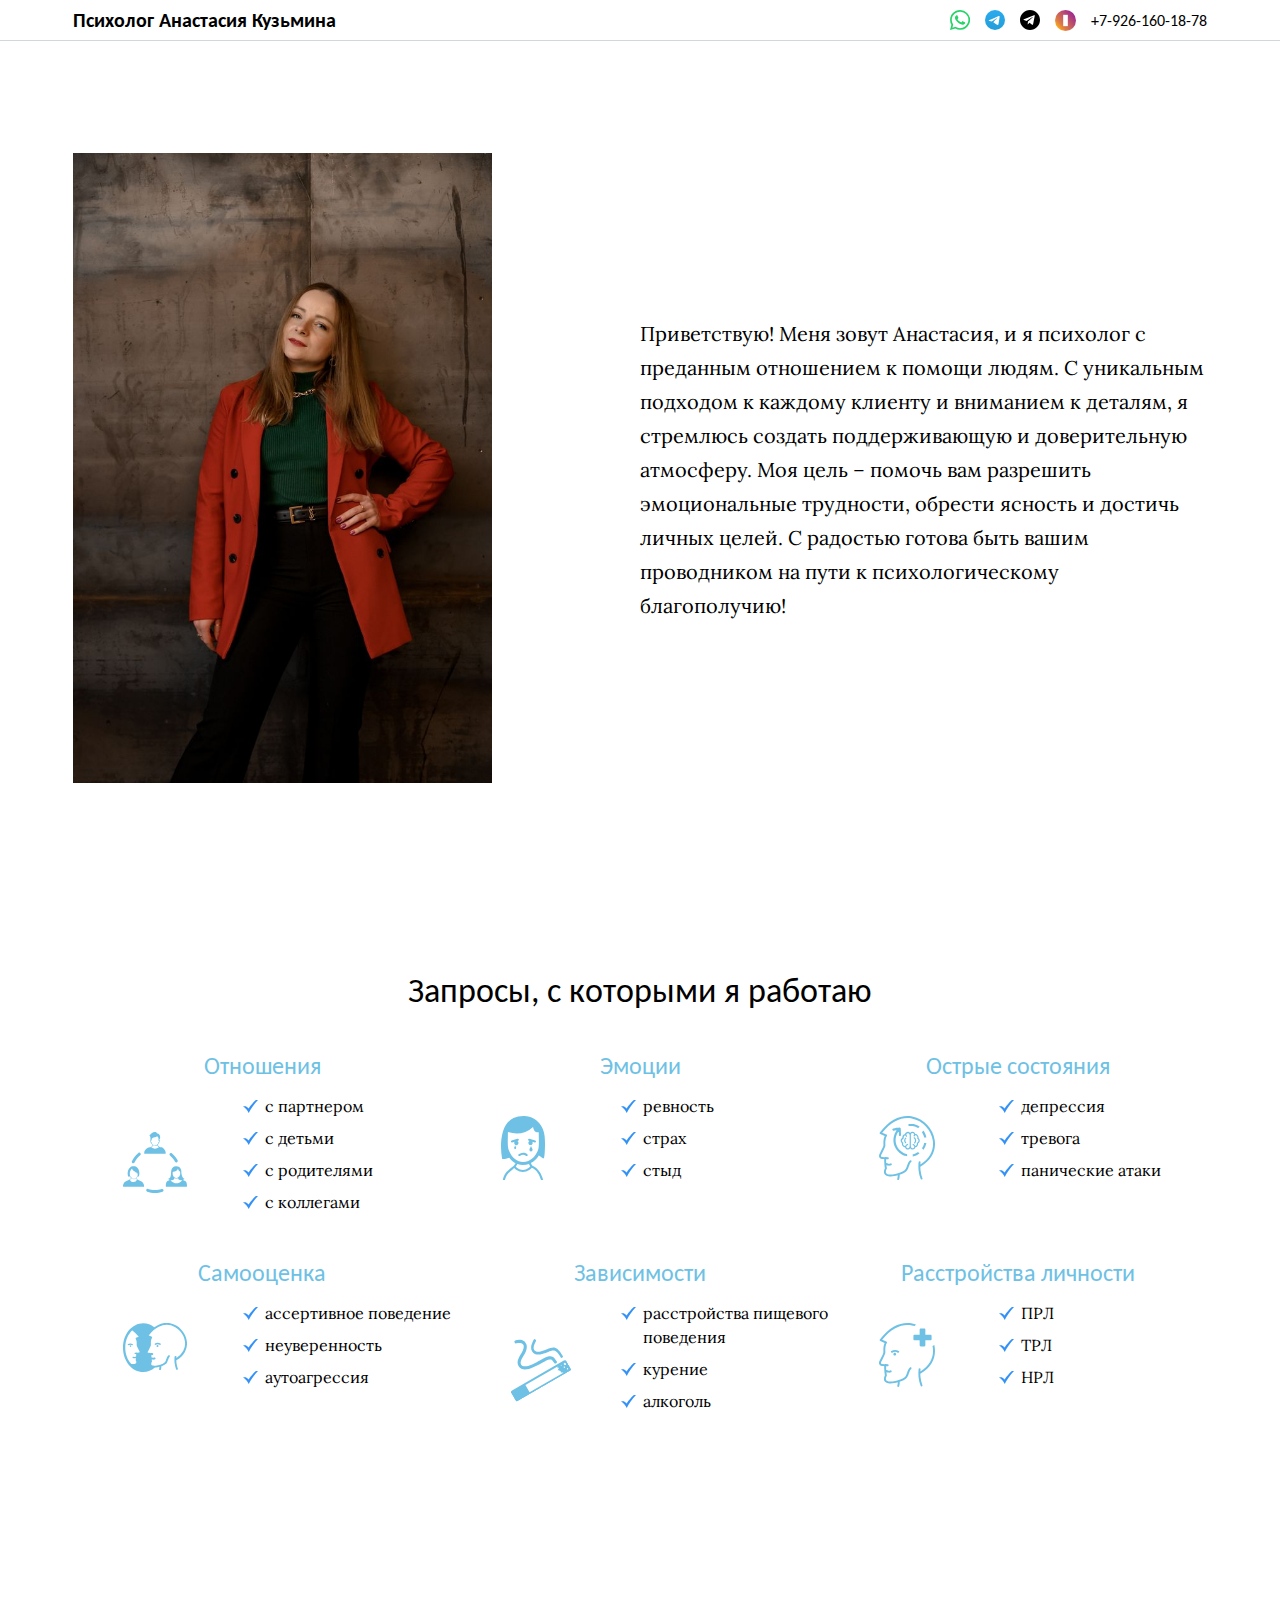
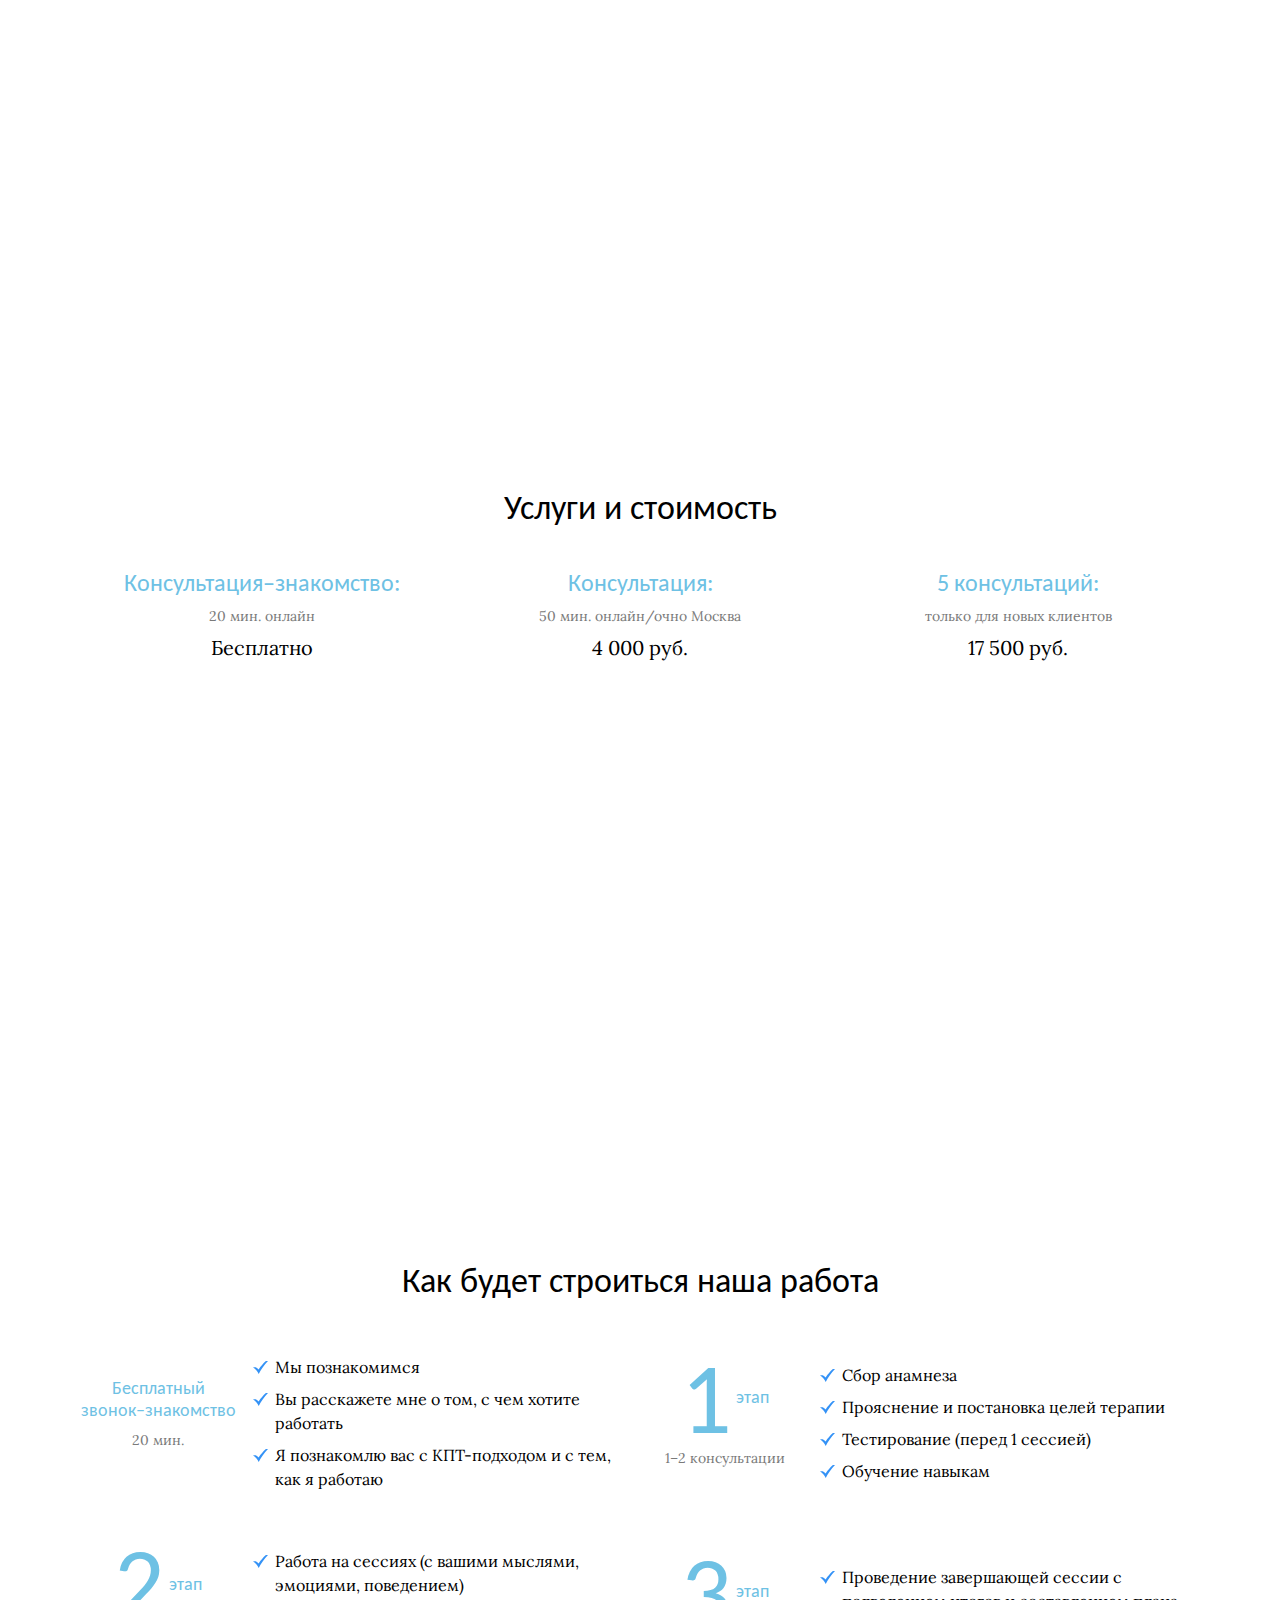
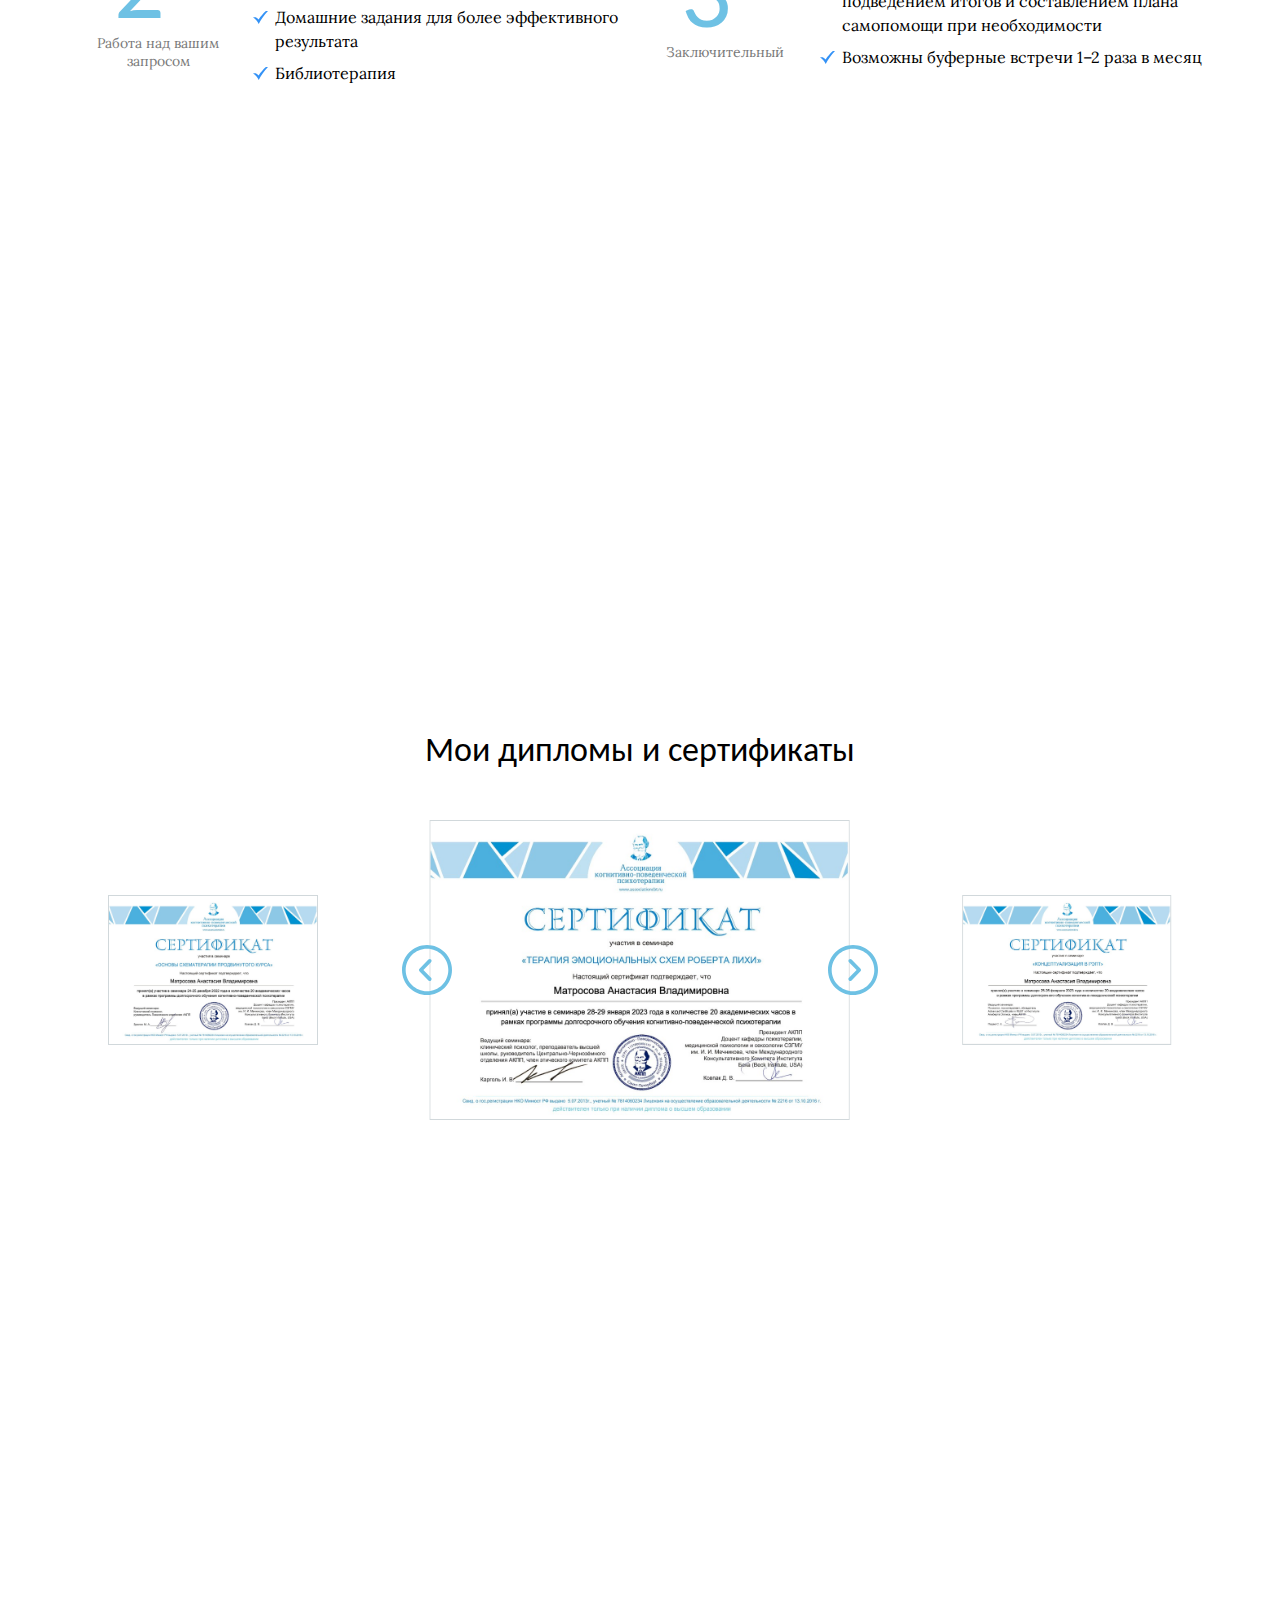
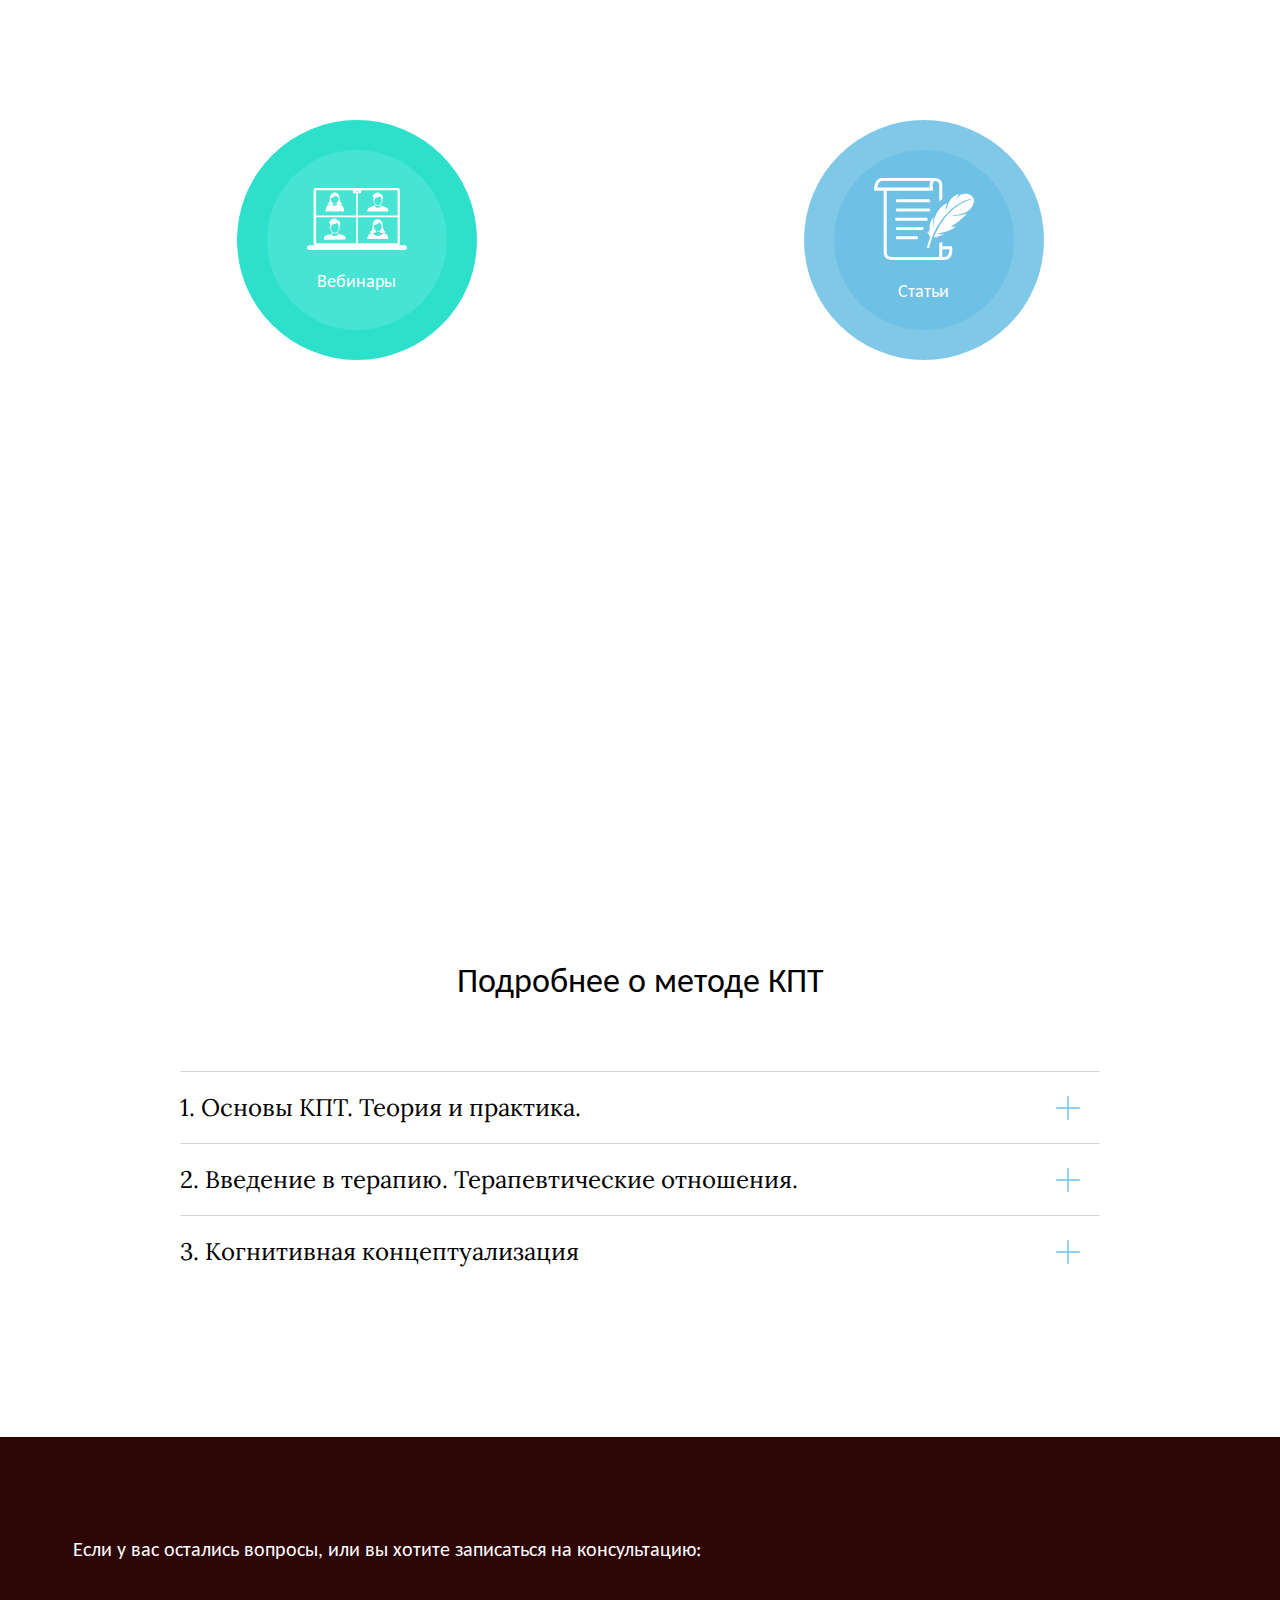
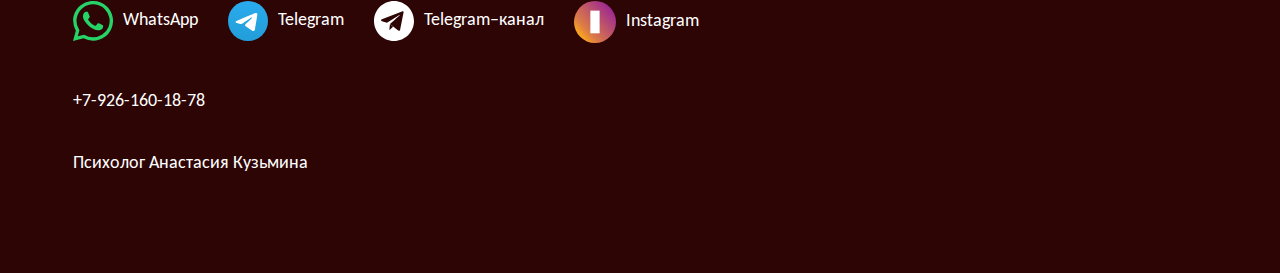
<file: index.html>
<!DOCTYPE html>
<html lang="ru">
  <head>
    <meta charset="UTF-8" />
    <meta name="viewport" content="width=device-width, initial-scale=1.0" />
    <title>Психолог Анастасия Кузьмина</title>
    <link rel="stylesheet" href="common.css" />
    <link rel="stylesheet" href="main.css" />
    <link rel="preconnect" href="https://fonts.googleapis.com" />
    <link rel="preconnect" href="https://fonts.gstatic.com" crossorigin />
    <link
      href="https://fonts.googleapis.com/css2?family=Carlito:wght@400;700&family=Lora:wght@400;700&display=swap"
      rel="stylesheet"
    />
  </head>
  <body>
    <header>
      <div class="wrapper">
        <nav class="top-menu-desktop">
          <a class="logo" href="./"><h2>Психолог Анастасия Кузьмина</h2></a>
          <ul>
            <li class="whatsapp">
              <a href="https://wa.me/79261601876"></a>
            </li>
            <li class="telegram">
              <a href="https://t.me/kuzmina_psy"></a>
            </li>
            <li class="telegram-channel">
              <a href="https://t.me/kuzmina_psy_cbt"></a>
            </li>
            <li class="instagram">
              <a href="https://www.instagram.com/kuzmina_psy_cbt/"></a>
            </li>
            <li>+7-926-160-18-78</li>
          </ul>
        </nav>
      </div>
    </header>

    <div class="page-content">
      <div class="wrapper">
        <section class="hero-section">
          <div class="left">
            <img src="img/main.jpg" alt="" />
          </div>
          <div class="right">
            Приветствую! Меня зовут Анастасия, и я психолог с преданным
            отношением к помощи людям. С уникальным подходом к каждому клиенту и
            вниманием к деталям, я стремлюсь создать поддерживающую и
            доверительную атмосферу. Моя цель – помочь вам разрешить
            эмоциональные трудности, обрести ясность и достичь личных целей. С
            радостью готова быть вашим проводником на пути к психологическому
            благополучию!
          </div>
        </section>
      </div>

      <section class="what-i-work-with">
        <div class="wrapper">
          <h2>Запросы, с которыми я работаю</h2>
          <div class="content">
            <div>
              <h4>Отношения</h4>
              <div class="request relationships">
                <ul>
                  <li>с партнером</li>
                  <li>с детьми</li>
                  <li>с родителями</li>
                  <li>с коллегами</li>
                </ul>
              </div>
            </div>

            <div>
              <h4>Эмоции</h4>
              <div class="request emotions">
                <ul>
                  <li>ревность</li>
                  <li>страх</li>
                  <li>стыд</li>
                </ul>
              </div>
            </div>

            <div>
              <h4>Острые состояния</h4>
              <div class="request conditions">
                <ul>
                  <li>депрессия</li>
                  <li>тревога</li>
                  <li>панические атаки</li>
                </ul>
              </div>
            </div>

            <div>
              <h4>Самооценка</h4>
              <div class="request self-esteem">
                <ul>
                  <li>ассертивное поведение</li>
                  <li>неуверенность</li>
                  <li>аутоагрессия</li>
                </ul>
              </div>
            </div>

            <div>
              <h4>Зависимости</h4>
              <div class="request addictions">
                <ul>
                  <li>расстройства пищевого поведения</li>
                  <li>курение</li>
                  <li>алкоголь</li>
                </ul>
              </div>
            </div>

            <div>
              <h4>Расстройства личности</h4>

              <div class="request disorders">
                <ul>
                  <li>ПРЛ</li>
                  <li>ТРЛ</li>
                  <li>НРЛ</li>
                </ul>
              </div>
            </div>
          </div>
        </div>
      </section>

      <section class="parallax face"></section>

      <section class="prices">
        <div class="wrapper">
          <h2>Услуги и стоимость</h2>
          <div class="content">
            <div class="service">
              <h4>Консультация–знакомство:</h4>
              <div class="comment">20 мин. онлайн</div>
              <div class="price">Бесплатно</div>
            </div>
            <div class="service">
              <h4>Консультация:</h4>
              <div class="comment">50 мин. онлайн/очно Москва</div>
              <div class="price">4 000 руб.</div>
            </div>
            <div class="service">
              <h4>5 консультаций:</h4>
              <div class="comment">только для новых клиентов</div>
              <div class="price">17 500 руб.</div>
            </div>
          </div>
        </div>
      </section>

      <section class="parallax exit"></section>

      <section class="work-progress">
        <div class="wrapper">
          <h2>Как будет строиться наша работа</h2>

          <div class="content">
            <div class="stage">
              <div class="label">
                <h4>
                  Бесплатный <span class="nowrap"> звонок–знакомство</span>
                </h4>
                <div class="comment">20 мин.</div>
              </div>

              <ul>
                <li>Мы познакомимся</li>
                <li>Вы расскажете мне о том, с чем хотите работать</li>
                <li>Я познакомлю вас с КПТ-подходом и с тем, как я работаю</li>
              </ul>
            </div>
            <div class="stage">
              <div class="label">
                <h4><span class="number">1</span> этап</h4>
                <div class="comment">1–2 консультации</div>
              </div>

              <ul>
                <li>Сбор анамнеза</li>
                <li>Прояснение и постановка целей терапии</li>
                <li>Тестирование (перед 1 сессией)</li>
                <li>Обучение навыкам</li>
              </ul>
            </div>
            <div class="stage">
              <div class="label">
                <h4>
                  <span class="number">2</span
                  ><span class="stage-label"> этап</span>
                </h4>
                <div class="comment">Работа над вашим запросом</div>
              </div>

              <ul>
                <li>
                  Работа на сессиях (с вашими мыслями, эмоциями, поведением)
                </li>
                <li>Домашние задания для более эффективного результата</li>
                <li>Библиотерапия</li>
              </ul>
            </div>
            <div class="stage">
              <div class="label">
                <h4><span class="number">3</span> этап</h4>
                <div class="comment">Заключительный</div>
              </div>

              <ul>
                <li>
                  Проведение завершающей сессии с подведением итогов и
                  составлением плана самопомощи при необходимости
                </li>
                <li>Возможны буферные встречи 1–2 раза в месяц</li>
              </ul>
            </div>
          </div>
        </div>
      </section>

      <section class="parallax exit2"></section>

      <section class="slider">
        <h2>Мои дипломы и сертификаты</h2>
        <div class="slider-body">
          <img class="btn btn-left" src="img/icons/ui/arrow.svg" alt="" />
          <div class="slider-viewport">
            <div class="slider-item">
              <img src="img/certificates/cert1.jpg" alt="" />
            </div>
            <div class="slider-item">
              <img src="img/certificates/cert2.jpg" alt="" />
            </div>
            <div class="slider-item">
              <img src="img/certificates/cert3.jpg" alt="" />
            </div>
            <div class="slider-item">
              <img src="img/certificates/cert4.jpg" alt="" />
            </div>
            <div class="slider-item">
              <img src="img/certificates/cert5.jpg" alt="" />
            </div>
            <div class="slider-item">
              <img src="img/certificates/cert6.jpg" alt="" />
            </div>
            <div class="slider-item">
              <img src="img/certificates/diploma1.jpg" alt="" />
            </div>
            <div class="slider-item">
              <img src="img/certificates/diploma2.jpg" alt="" />
            </div>
            <div class="slider-item">
              <img src="img/certificates/cert7.jpg" alt="" />
            </div>
            <div class="slider-item">
              <img src="img/certificates/cert8.jpg" alt="" />
            </div>
            <div class="slider-item">
              <img src="img/certificates/cert9.jpg" alt="" />
            </div>
            <div class="slider-item">
              <img src="img/certificates/cert10.jpg" alt="" />
            </div>
            <div class="slider-item">
              <img src="img/certificates/cert11.jpg" alt="" />
            </div>
            <div class="slider-item">
              <img src="img/certificates/cert12.jpg" alt="" />
            </div>
            <div class="slider-item">
              <img src="img/certificates/cert13.jpg" alt="" />
            </div>
            <div class="slider-item">
              <img src="img/certificates/cert14.jpg" alt="" />
            </div>
            <div class="slider-item">
              <img src="img/certificates/cert15.jpg" alt="" />
            </div>
            <div class="slider-item">
              <img src="img/certificates/cert16.jpg" alt="" />
            </div>
            <div class="slider-item">
              <img src="img/certificates/cert17.jpg" alt="" />
            </div>
            <div class="slider-item">
              <img src="img/certificates/cert18.jpg" alt="" />
            </div>
            <div class="slider-item">
              <img src="img/certificates/cert19.jpg" alt="" />
            </div>
            <div class="slider-item">
              <img src="img/certificates/cert20.jpg" alt="" />
            </div>
            <div class="slider-item">
              <img src="img/certificates/cert21.jpg" alt="" />
            </div>
            <div class="slider-item">
              <img src="img/certificates/cert22.jpg" alt="" />
            </div>
            <div class="slider-item">
              <img src="img/certificates/cert23.jpg" alt="" />
            </div>
            <div class="slider-item">
              <img src="img/certificates/cert24.jpg" alt="" />
            </div>
            <div class="slider-item">
              <img src="img/certificates/cert25.jpg" alt="" />
            </div>
            <div class="slider-item">
              <img src="img/certificates/cert26.jpg" alt="" />
            </div>
          </div>
          <img class="btn btn-right" src="img/icons/ui/arrow.svg" alt="" />
        </div>
      </section>
      <section class="parallax sofa"></section>
      <section class="webinars">
        <div class="wrapper">
          <div class="content">
            <a href="webinars" class="webinars">
              <div class="circle-outer">
                <div class="circle-inner">
                  <img src="img/icons/ui/webinar.svg" alt="" />
                  <p>Вебинары</p>
                </div>
              </div>
            </a>

            <a href="articles" class="articles">
              <div class="circle-outer">
                <div class="circle-inner">
                  <img src="img/icons/ui/article.svg" alt="" />
                  <p>Статьи</p>
                </div>
              </div>
            </a>

            <!-- <a href="articles" class="articles">Статьи</a> -->
          </div>
        </div>
      </section>
    </div>


    <section class="parallax webinar2"></section>

    <section class="accordion-section">
      <div class="wrapper">

        <h2>Подробнее о методе КПТ</h2>

        <button class="accordion">1. Основы КПТ. Теория и практика.</button>
        <div class="panel">
          <strong>Цель семинара</strong>&nbsp;— двухдневный онлайн семинар
          поможет понять особенности направления работы специалиста, освоить
          принципы взаимодействия в&nbsp;парадигме КПТ, разобрать различные
          методы работы с&nbsp;клиентами, сориентироваться в&nbsp;современных
          течениях когнитивно-поведенческой психотерапии.<br /><br /><br /><strong
            >Вы&nbsp;изучите:</strong
          ><br /><br />
          <ol>
            <li>Теоретические и методологические основы КПТ.</li>
            <li>
              Ключевые понятия, термины, формулы, протоколы и алгоритмы КПТ.
            </li>
            <li>Диагностика, концептуализация, план терапии и ее структура.</li>
            <li>
              Апробация в практической работе сбора данных, выявления убеждений,
              диагностики и диспутов.
            </li>
          </ol>
          <br /><strong>Развиваемые компетенции:</strong><br /><br />
          <ol>
            <li>Применять Техники и&nbsp;приемы: S-O-R, A-B-C.</li>
            <li>
              Применять на&nbsp;практике основной протокол работы С-М-Э-Р.
            </li>
            <li>
              Объяснять клиентам когнитивную модель на&nbsp;их&nbsp;собственном
              материале.
            </li>
            <li>
              Научиться распознавать и на регулярной основе отслеживать свои
              автоматические мысли и когнитивные искажения в них.
            </li>
            <li>
              Самостоятельно вести дневники дисфункциональных мыслей и СМЭР.
            </li>
            <li>
              Самостоятельно анализировать связь между ситуацией, мыслями,
              эмоциональными, физиологическими и поведенческими реакциями.
            </li>
          </ol>
          <br /><strong>Формат: </strong><br /><br />Мы&nbsp;используем самые
          современные технологии для удаленного участия в&nbsp;обучении!
          Вы&nbsp;видите презентацию, спикера и&nbsp;аудиторию, интерактивно
          взаимодействуете с&nbsp;участниками с&nbsp;помощью мессенджера или
          аудио/видео связи, а&nbsp;при наличии нескольких удаленных участников
          есть возможность работать в&nbsp;группах в&nbsp;виртуальных
          комнатах.<br /><br /><br /><strong>Продолжительность:</strong
          ><br /><br />2 дня, 20 академических часов.<br /><br />
        </div>

        <button class="accordion">
          2. Введение в терапию. Терапевтические отношения.
        </button>
        <div class="panel">
          <strong>Вы изучите:</strong><br /><br />
          <ol>
            <li>Специфика методологии КПТ.</li>
            <li>
              Рабочий альянс, терапевтический контракт и терапевтические
              отношения в КПТ.
            </li>
            <li>
              Психологические и технические аспекты взаимоотношений
              психотерапевт-клиент.
            </li>
            <li>
              Три основных элемента КПТ: Сотрудничество, Эмпиризм. Диалектика.
              Принципы сократовского диалога. Майевтика. Направляемое открытие.
            </li>
            <li>Структура стандартной КПТ сессии.</li>
            <li>Обзор диагностики и концептуализации.</li>
          </ol>
          <br /><br /><strong>Развиваемые компетенции:</strong><br /><br />
          <ol>
            <li>
              Умения выстраивать рабочий альянс, терапевтические отношения и
              терапевтический контракт в КПТ подходе.
            </li>
            <li>
              Использовать элементы структурированного клинического интервью в
              своей работе.
            </li>
            <li>
              Прояснять жалобы, совместно с клиентом формулировать запрос и цели
              терапии.
            </li>
            <li>
              Собирать данные с помощью анамнеза, протокола СМЭР, формулировать
              связи в когнитивной концептуализации.
            </li>
            <li>
              Формировать структурный план на основе концептуализации с
              прояснением стратегических и тактических целей терапии,
              запланированных техник и методик по решению задач терапии.
            </li>
          </ol>
          <br /><strong>Формат:</strong><br /><br />Мы&nbsp;используем самые
          современные технологии для удаленного участия в&nbsp;обучении! Вы
          видите презентацию, спикера и&nbsp;аудиторию, интерактивно
          взаимодействуете с&nbsp;участниками с&nbsp;помощью мессенджера или
          аудио/видео связи, а&nbsp;при наличии нескольких удаленных участников
          есть возможность работать в&nbsp;группах в&nbsp;виртуальных
          комнатах.<br /><br /><br /><strong>Продолжительность:</strong
          ><br /><br />2 дня, 20 академических часов.<br /><br />
        </div>

        <button class="accordion">3. Когнитивная концептуализация</button>
        <div class="panel">
          <strong>Вы изучите:</strong><br /><br />
          <ol>
            <li>Теоретические предпосылки когнитивной концептуализации.</li>
            <li>
              Когнитивно-поведенческие циклы формирования и поддержания
              расстройств.
            </li>
            <li>Классическую модель концептуализации по А. Бек и Дж.Бек.</li>
            <li>Современные модификации методов концептуализации.</li>
            <li>Когнитивная реструктуризация.</li>
          </ol>
          <br /><strong>Развиваемые компетенции:</strong><br /><br />
          <ol>
            <li>Проводить оценку состояния клиента.</li>
            <li>
              Выявлять: автоматические мысли, совпадающие стратегии мышления и
              поведения, промежуточные убеждения, глубинные убеждения.
            </li>
            <li>Строить когнитивную концептуализацию.</li>
            <li>
              Использовать когнитивную концептуализацию для планирования
              терапии.
            </li>
            <li>
              Использовать когнитивную концептуализацию как основу для
              построения плана, комплексной терапии и развития терапевтических
              отношений.
            </li>
          </ol>
          <br /><strong>Формат:</strong><br /><br />Мы&nbsp;используем самые
          современные технологии для удаленного участия в&nbsp;обучении! Вы
          видите презентацию, спикера и&nbsp;аудиторию, интерактивно
          взаимодействуете с&nbsp;участниками с&nbsp;помощью мессенджера или
          аудио/видео связи, а&nbsp;при наличии нескольких удаленных участников
          есть возможность работать в&nbsp;группах в&nbsp;виртуальных
          комнатах.<br /><br /><br /><strong>Продолжительность:</strong
          ><br /><br />2 дня, 20 академических часов.<br />
        </div>
      </div>
    </section>
    <footer>
      <div class="wrapper">
        <h4>
          Если у вас остались вопросы, или вы хотите записаться на консультацию:
        </h4>
        <ul>
          <li class="whatsapp">
            <a href="https://wa.me/79261601876">WhatsApp</a>
          </li>
          <li class="telegram">
            <a href="https://t.me/kuzmina_psy">Telegram</a>
          </li>
          <li class="telegram-channel">
            <a href="https://t.me/kuzmina_psy_cbt">Telegram–канал</a>
          </li>
          <li class="instagram">
            <a href="https://www.instagram.com/kuzmina_psy_cbt/">Instagram</a>
          </li>
        </ul>
        <p class="phone">+7-926-160-18-78</p>
        <p class="name">Психолог Анастасия Кузьмина</p>
      </div>
    </footer>

    <div class="fade"></div>
    <script src="script.js"></script>
  </body>
</html>
</file>
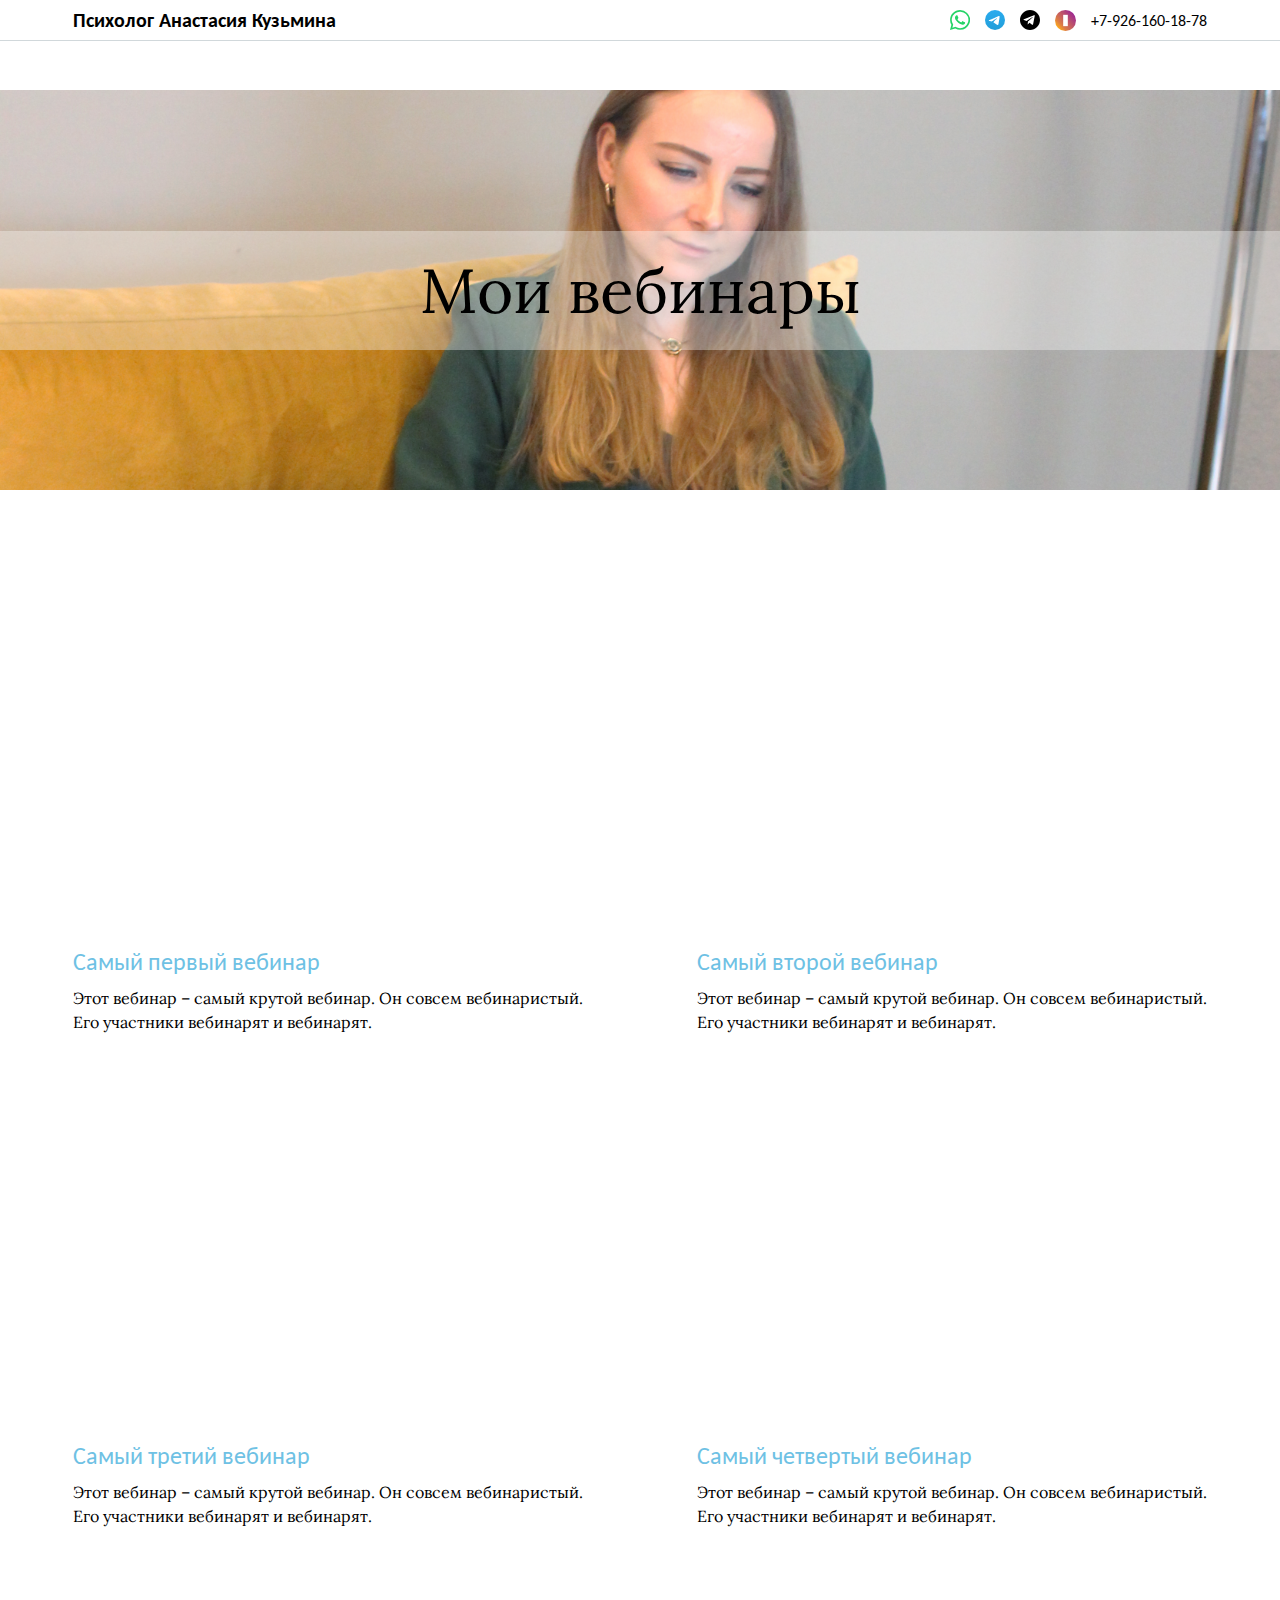
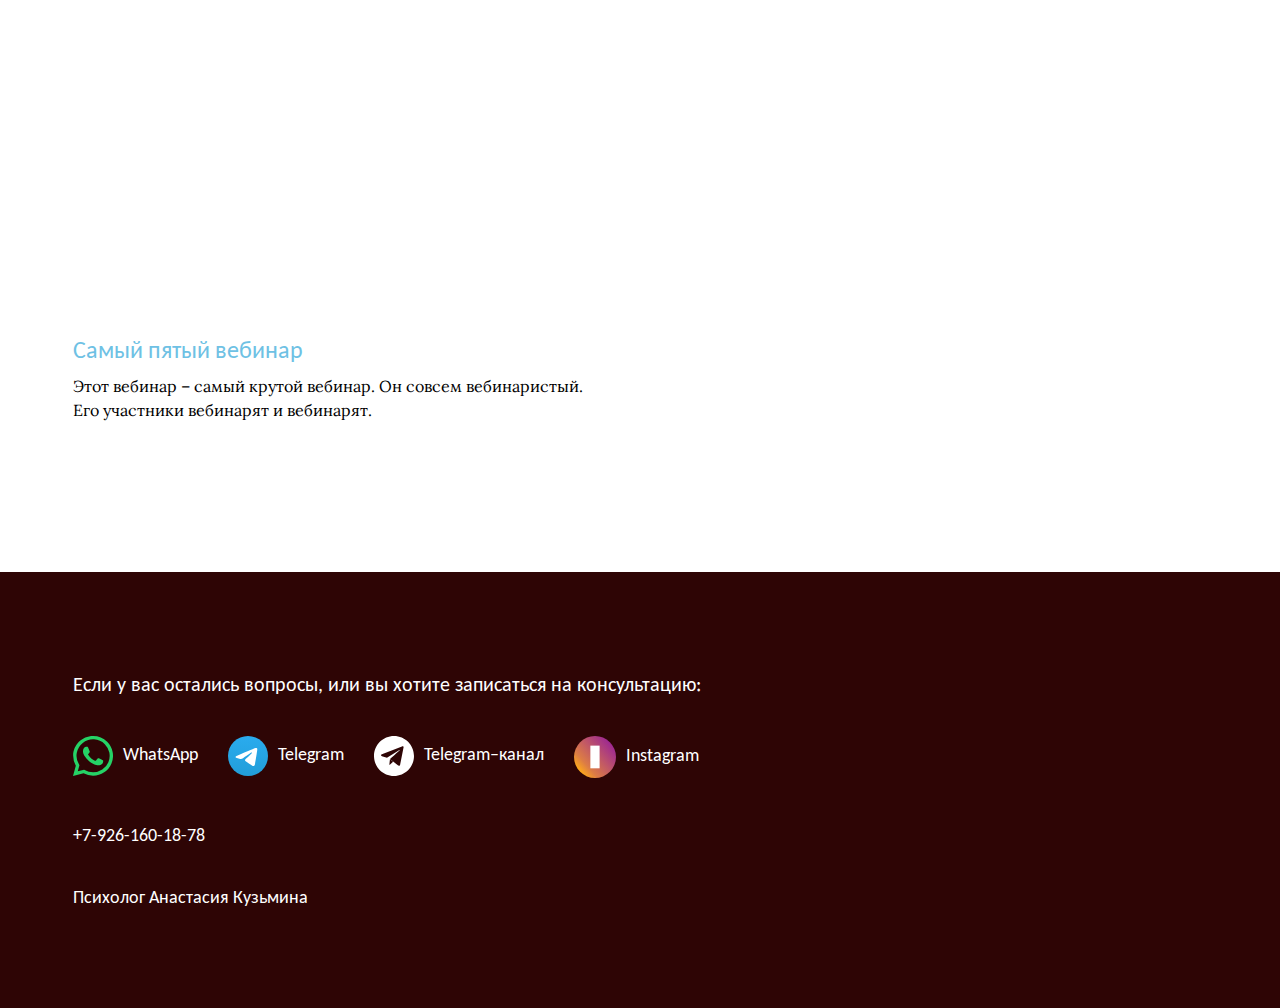
<file: webinars/index.html>
<!DOCTYPE html>
<html lang="ru">
  <head>
    <meta charset="UTF-8" />
    <meta name="viewport" content="width=device-width, initial-scale=1.0" />
    <title>Вебинары - Психолог Анастасия Кузьмина</title>
    <link rel="stylesheet" href="../common.css" />
    <link rel="stylesheet" href="webinars.css" />
    <link rel="preconnect" href="https://fonts.googleapis.com" />
    <link rel="preconnect" href="https://fonts.gstatic.com" crossorigin />
    <link
      href="https://fonts.googleapis.com/css2?family=Carlito:wght@400;700&family=Lora:wght@400;700&display=swap"
      rel="stylesheet"
    />
  </head>
  <body>
    <header>
      <div class="wrapper">
        <nav class="top-menu-desktop">
          <a class="logo" href="../"><h2>Психолог Анастасия Кузьмина</h2></a>
          <ul>
            <li class="whatsapp">
              <a href="https://wa.me/79261601876"></a>
            </li>
            <li class="telegram">
              <a href="https://t.me/kuzmina_psy"></a>
            </li>
            <li class="telegram-channel">
              <a href="https://t.me/kuzmina_psy_cbt"></a>
            </li>
            <li class="instagram">
              <a href="https://www.instagram.com/kuzmina_psy_cbt/"></a>
            </li>
            <li>+7-926-160-18-78</li>
          </ul>
        </nav>
      </div>
    </header>

    <div class="page-content">
      <!-- <section class="webinar-hero">
        <div class="white-bg">
          <h1>Вебинары</h1>
        </div>
      </section> -->

      <section class="parallax webinar-hero">
   

        <h1>Мои вебинары</h1>
        
      </section>

      <section class="webinars-grid">
        <div class="wrapper">
          <div class="webinar">
            <div class="video-wrapper">
              <iframe
                width="560"
                height="315"
                src="https://www.youtube.com/embed/lasvz6aEzlA?si=VQCaRlqALFI9V50Z"
                title="YouTube video player"
                frameborder="0"
                allow="accelerometer; autoplay; clipboard-write; encrypted-media; gyroscope; picture-in-picture; web-share"
                allowfullscreen
              ></iframe>
            </div>
            <h4 class="webinar-header">Самый первый вебинар</h4>
            <div class="description">
              Этот вебинар – самый крутой вебинар. Он совсем вебинаристый. Его
              участники вебинарят и вебинарят.
            </div>
          </div>

          <div class="webinar">
            <div class="video-wrapper">
              <iframe
                width="560"
                height="315"
                src="https://www.youtube.com/embed/WvqrrSAonPc?si=WJkqLLD7K7GQ7lmH"
                title="YouTube video player"
                frameborder="0"
                allow="accelerometer; autoplay; clipboard-write; encrypted-media; gyroscope; picture-in-picture; web-share"
                allowfullscreen
              ></iframe>
            </div>
            <h4 class="webinar-header">Самый второй вебинар</h4>
            <div class="description">
              Этот вебинар – самый крутой вебинар. Он совсем вебинаристый. Его
              участники вебинарят и вебинарят.
            </div>
          </div>

          <div class="webinar">
            <div class="video-wrapper">
              <iframe
                width="560"
                height="315"
                src="https://www.youtube.com/embed/cHeORMrQpYk?si=dancvaWWzNVZZ6pJ"
                title="YouTube video player"
                frameborder="0"
                allow="accelerometer; autoplay; clipboard-write; encrypted-media; gyroscope; picture-in-picture; web-share"
                allowfullscreen
              ></iframe>
            </div>
            <h4 class="webinar-header">Самый третий вебинар</h4>
            <div class="description">
              Этот вебинар – самый крутой вебинар. Он совсем вебинаристый. Его
              участники вебинарят и вебинарят.
            </div>
          </div>

          <div class="webinar">
            <div class="video-wrapper">
              <iframe
                width="560"
                height="315"
                src="https://www.youtube.com/embed/78Na4khLsog?si=VTN8ao4FCq2-CeuK"
                title="YouTube video player"
                frameborder="0"
                allow="accelerometer; autoplay; clipboard-write; encrypted-media; gyroscope; picture-in-picture; web-share"
                allowfullscreen
              ></iframe>
            </div>
            <h4 class="webinar-header">Самый четвертый вебинар</h4>
            <div class="description">
              Этот вебинар – самый крутой вебинар. Он совсем вебинаристый. Его
              участники вебинарят и вебинарят.
            </div>
          </div>

          <div class="webinar">
            <div class="video-wrapper">
              <iframe
                width="560"
                height="315"
                src="https://www.youtube.com/embed/1ST_caY2YgA?si=ftLL8PWmpAASiByt"
                title="YouTube video player"
                frameborder="0"
                allow="accelerometer; autoplay; clipboard-write; encrypted-media; gyroscope; picture-in-picture; web-share"
                allowfullscreen
              ></iframe>
            </div>
            <h4 class="webinar-header">Самый пятый вебинар</h4>
            <div class="description">
              Этот вебинар – самый крутой вебинар. Он совсем вебинаристый. Его
              участники вебинарят и вебинарят.
            </div>
          </div>
        </div>
      </section>
    </div>
    <footer>
      <div class="wrapper">
        <h4>
          Если у вас остались вопросы, или вы хотите записаться на консультацию:
        </h4>
        <ul>
          <li class="whatsapp">
            <a href="https://wa.me/79261601876">WhatsApp</a>
          </li>
          <li class="telegram">
            <a href="https://t.me/kuzmina_psy">Telegram</a>
          </li>
          <li class="telegram-channel">
            <a href="https://t.me/kuzmina_psy_cbt">Telegram–канал</a>
          </li>
          <li class="instagram">
            <a href="https://www.instagram.com/kuzmina_psy_cbt/">Instagram</a>
          </li>
        </ul>
        <p class="phone">+7-926-160-18-78</p>
        <p class="name">Психолог Анастасия Кузьмина</p>
      </div>
    </footer>
  </body>
</html>
</file>
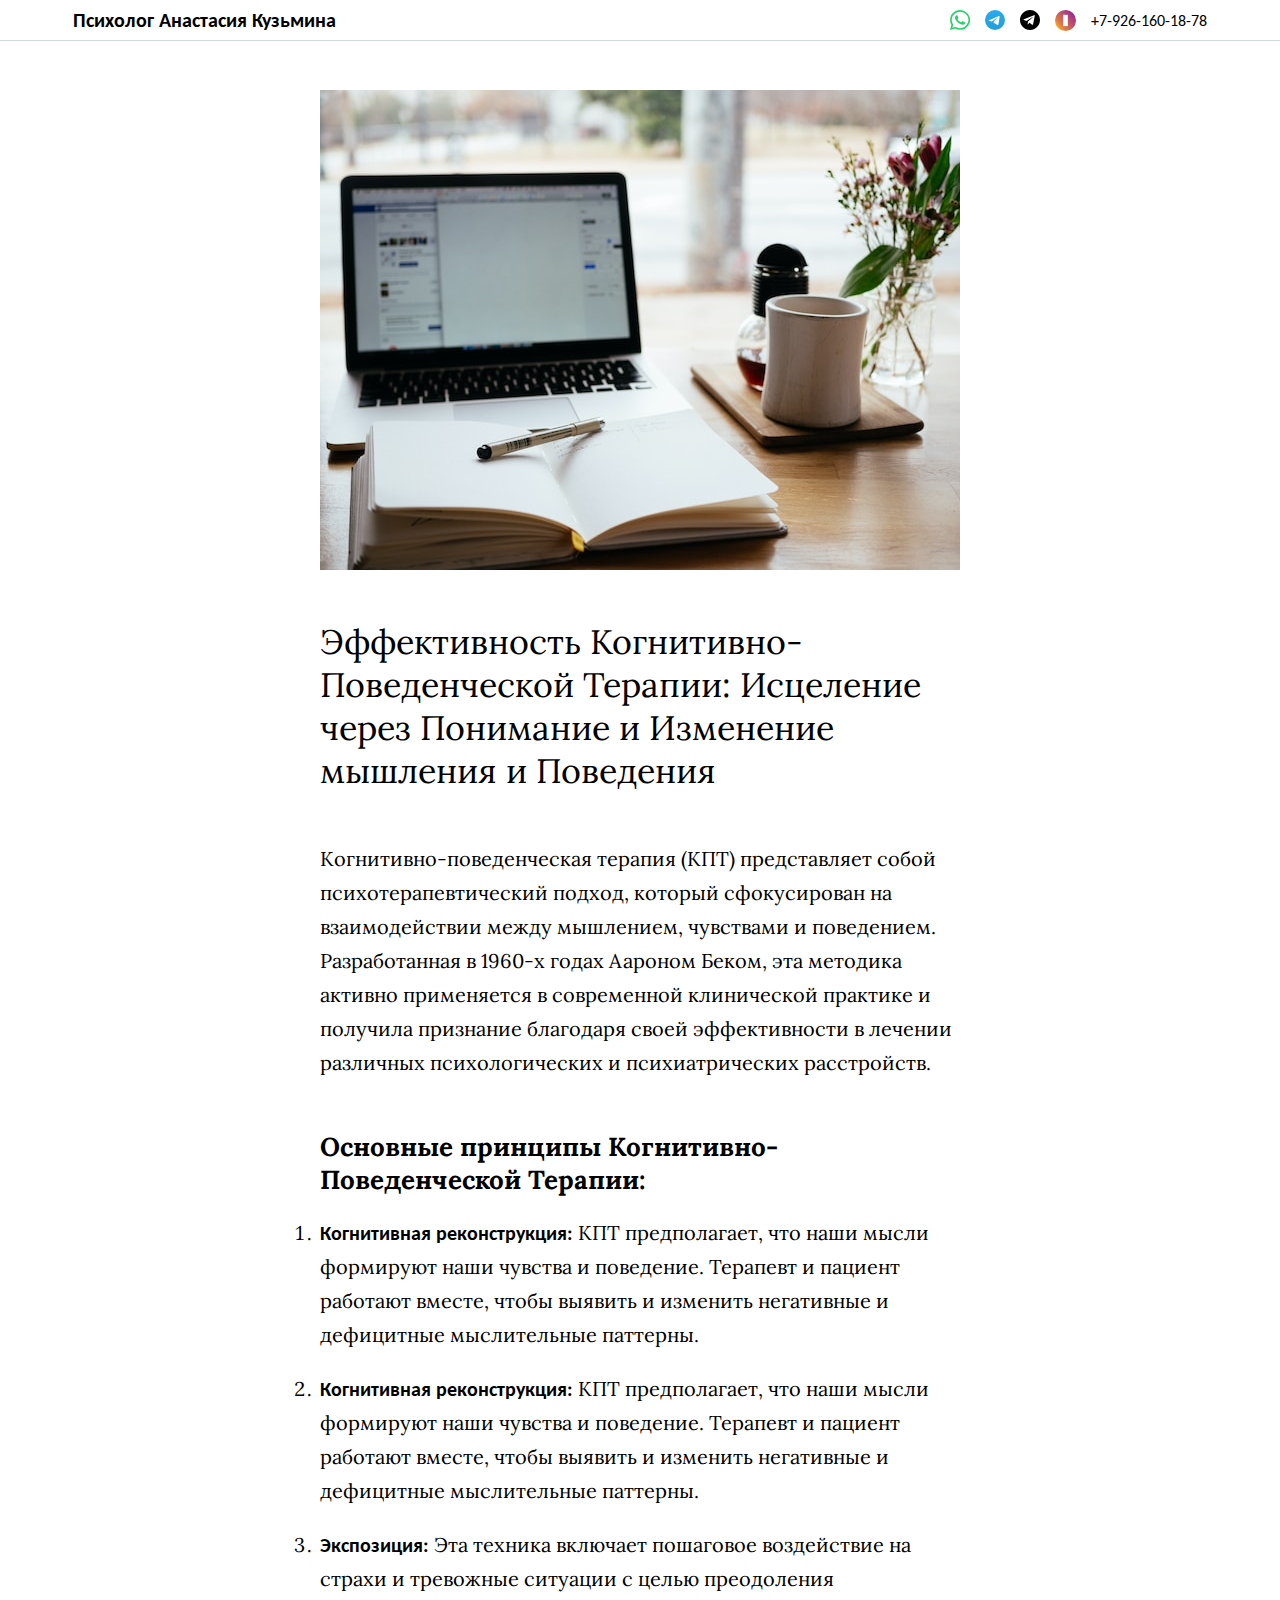
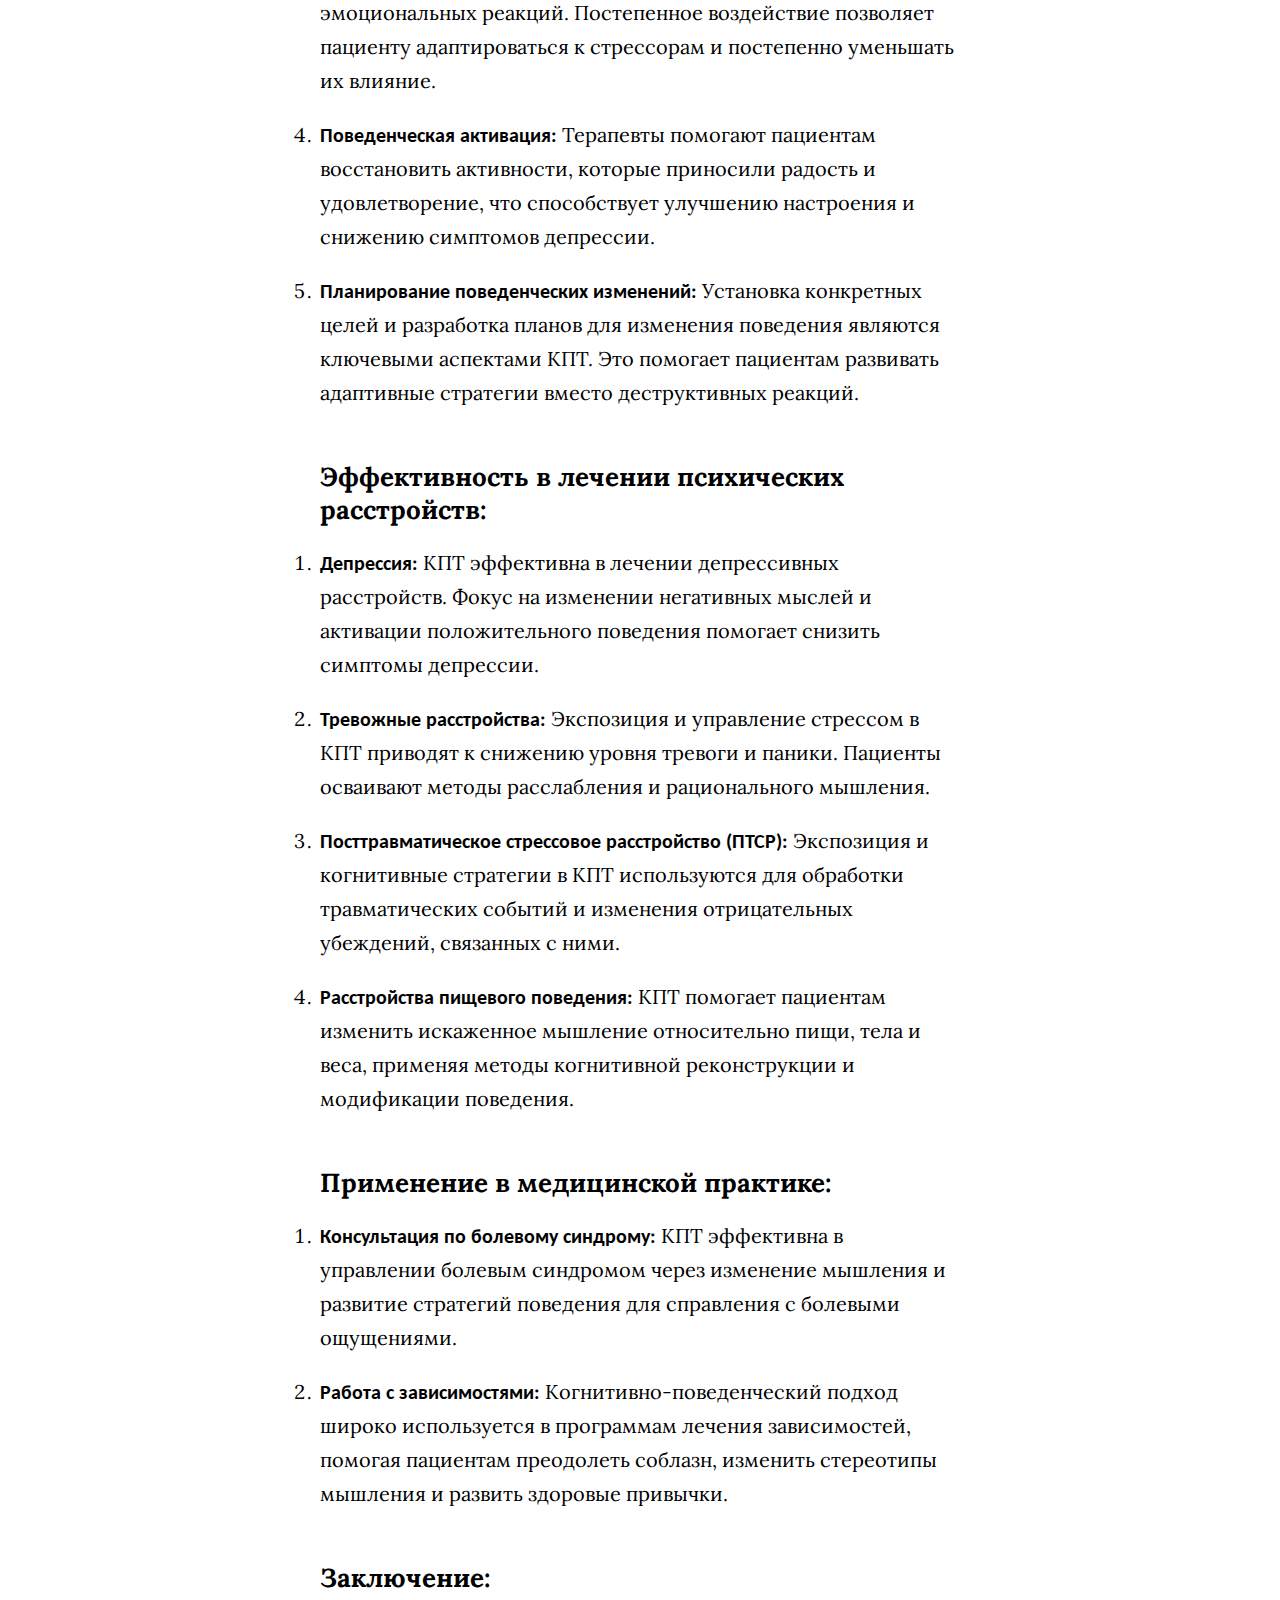
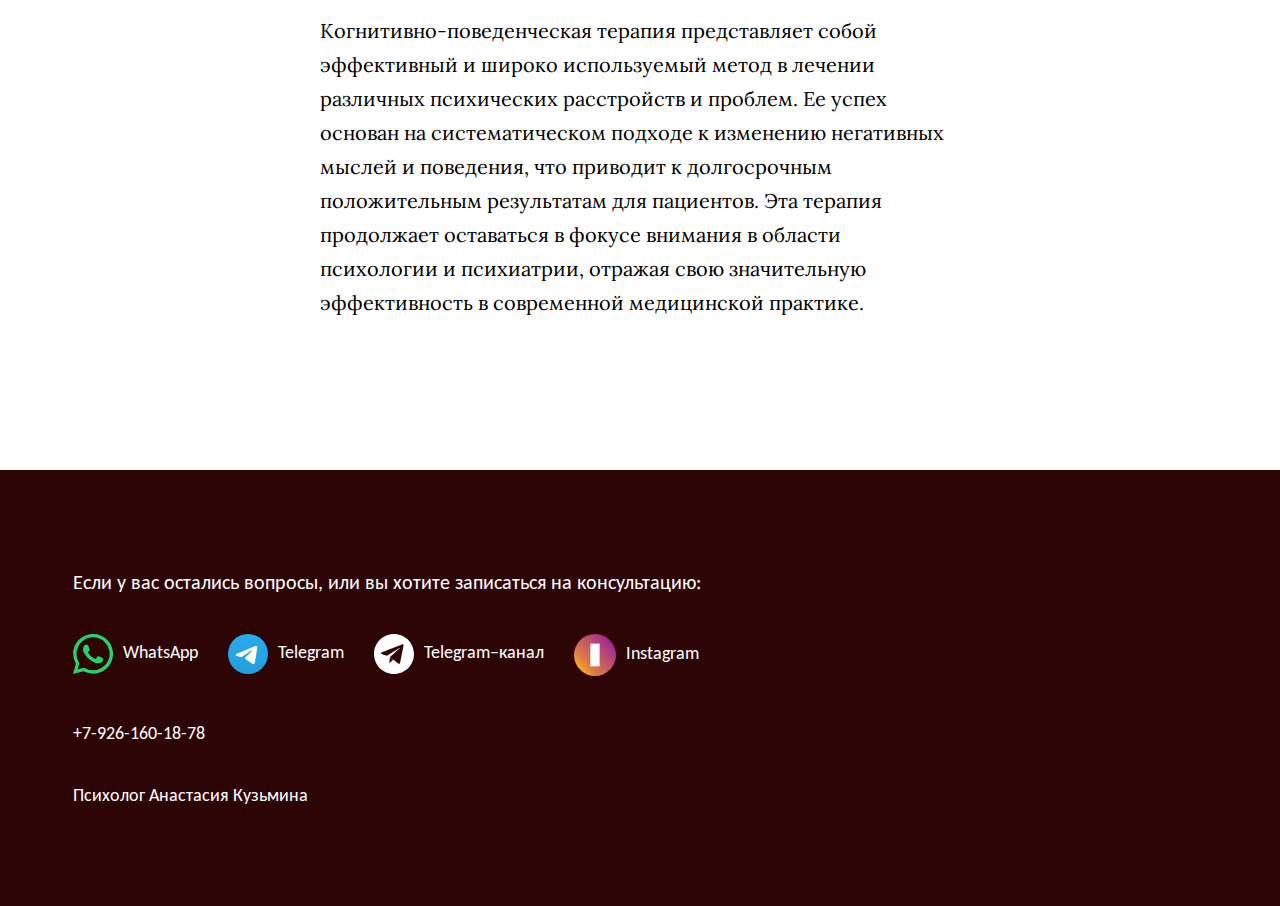
<file: articles/1.html>
<!DOCTYPE html>
<html lang="ru">
  <head>
    <meta charset="UTF-8" />
    <meta name="viewport" content="width=device-width, initial-scale=1.0" />
    <title>Статья 1 - Психолог Анастасия Кузьмина</title>
    <link rel="stylesheet" href="../common.css" />
    <link rel="stylesheet" href="articles.css" />
    <link rel="preconnect" href="https://fonts.googleapis.com" />
    <link rel="preconnect" href="https://fonts.gstatic.com" crossorigin />
    <link
      href="https://fonts.googleapis.com/css2?family=Carlito:wght@400;700&family=Lora:wght@400;700&display=swap"
      rel="stylesheet"
    />
  </head>
  <body>
    <header>
      <div class="wrapper">
        <nav class="top-menu-desktop">
          <a class="logo" href="/"><h2>Психолог Анастасия Кузьмина</h2></a>
          <ul>
            <li class="whatsapp">
              <a href="https://wa.me/79261601876"></a>
            </li>
            <li class="telegram">
              <a href="https://t.me/kuzmina_psy"></a>
            </li>
            <li class="telegram-channel">
              <a href="https://t.me/kuzmina_psy_cbt"></a>
            </li>
            <li class="instagram">
              <a href="https://www.instagram.com/kuzmina_psy_cbt/"></a>
            </li>
            <li>+7-926-160-18-78</li>
          </ul>
        </nav>
      </div>
    </header>

    <div class="page-content single-article">
      <div class="wrapper">
        <img src="../img/bg/article1.jpg" alt="">
        <h2>
          Эффективность Когнитивно-Поведенческой Терапии: Исцеление через
          Понимание и Изменение мышления и Поведения
        </h2>
        <p>
          Когнитивно-поведенческая терапия (КПТ) представляет собой
          психотерапевтический подход, который сфокусирован на взаимодействии
          между мышлением, чувствами и поведением. Разработанная в 1960-х годах
          Аароном Беком, эта методика активно применяется в современной
          клинической практике и получила признание благодаря своей
          эффективности в лечении различных психологических и психиатрических
          расстройств.
        </p>

        <h3>Основные принципы Когнитивно-Поведенческой Терапии:</h3>

        <ol>
          <li>
            <strong>Когнитивная реконструкция:</strong> КПТ предполагает, что наши мысли
            формируют наши чувства и поведение. Терапевт и пациент работают
            вместе, чтобы выявить и изменить негативные и дефицитные
            мыслительные паттерны.
          </li>
          <li>
            <strong>Когнитивная реконструкция:</strong> КПТ предполагает, что наши мысли
            формируют наши чувства и поведение. Терапевт и пациент работают
            вместе, чтобы выявить и изменить негативные и дефицитные
            мыслительные паттерны.
          </li>
          <li>
            <strong>Экспозиция:</strong> Эта техника включает пошаговое воздействие на страхи и
            тревожные ситуации с целью преодоления эмоциональных реакций.
            Постепенное воздействие позволяет пациенту адаптироваться к
            стрессорам и постепенно уменьшать их влияние.
          </li>
          <li>
            <strong>Поведенческая активация:</strong> Терапевты помогают пациентам восстановить
            активности, которые приносили радость и удовлетворение, что
            способствует улучшению настроения и снижению симптомов депрессии.
          </li>
          <li>
            <strong>Планирование поведенческих изменений:</strong> Установка конкретных целей и
            разработка планов для изменения поведения являются ключевыми
            аспектами КПТ. Это помогает пациентам развивать адаптивные стратегии
            вместо деструктивных реакций.
          </li>
        </ol>
        <h3>Эффективность в лечении психических расстройств:</h3>
        <ol>
          <li>
            <strong>Депрессия:</strong> КПТ эффективна в лечении депрессивных расстройств. Фокус
            на изменении негативных мыслей и активации положительного поведения
            помогает снизить симптомы депрессии.
          </li>
          <li>
            <strong>Тревожные расстройства:</strong> Экспозиция и управление стрессом в КПТ
            приводят к снижению уровня тревоги и паники. Пациенты осваивают
            методы расслабления и рационального мышления.
          </li>
          <li>
            <strong>Посттравматическое стрессовое расстройство (ПТСР):</strong> Экспозиция и
            когнитивные стратегии в КПТ используются для обработки
            травматических событий и изменения отрицательных убеждений,
            связанных с ними.
          </li>

          <li>
            <strong>Расстройства пищевого поведения:</strong> КПТ помогает пациентам изменить
            искаженное мышление относительно пищи, тела и веса, применяя методы
            когнитивной реконструкции и модификации поведения.
          </li>
        </ol>

        <h3>Применение в медицинской практике:</h3>
        <ol>
          <li>
            <strong>Консультация по болевому синдрому:</strong> КПТ эффективна в управлении
            болевым синдромом через изменение мышления и развитие стратегий
            поведения для справления с болевыми ощущениями.
          </li>
          <li>
            <strong>Работа с зависимостями:</strong> Когнитивно-поведенческий подход широко
            используется в программам лечения зависимостей, помогая пациентам
            преодолеть соблазн, изменить стереотипы мышления и развить здоровые
            привычки.
          </li>
        </ol>

        <h3>Заключение:</h3>
        <p>
          Когнитивно-поведенческая терапия представляет собой эффективный и
          широко используемый метод в лечении различных психических расстройств
          и проблем. Ее успех основан на систематическом подходе к изменению
          негативных мыслей и поведения, что приводит к долгосрочным
          положительным результатам для пациентов. Эта терапия продолжает
          оставаться в фокусе внимания в области психологии и психиатрии,
          отражая свою значительную эффективность в современной медицинской
          практике.
        </p>
      </div>
    </div>

    <footer>
      <div class="wrapper">
        <h4>
          Если у вас остались вопросы, или вы хотите записаться на консультацию:
        </h4>
        <ul>
          <li class="whatsapp">
            <a href="https://wa.me/79261601876">WhatsApp</a>
          </li>
          <li class="telegram">
            <a href="https://t.me/kuzmina_psy">Telegram</a>
          </li>
          <li class="telegram-channel">
            <a href="https://t.me/kuzmina_psy_cbt">Telegram–канал</a>
          </li>
          <li class="instagram">
            <a href="https://www.instagram.com/kuzmina_psy_cbt/">Instagram</a>
          </li>
        </ul>
        <p class="phone">+7-926-160-18-78</p>
        <p class="name">Психолог Анастасия Кузьмина</p>
      </div>
    </footer>
  </body>
</html>
</file>
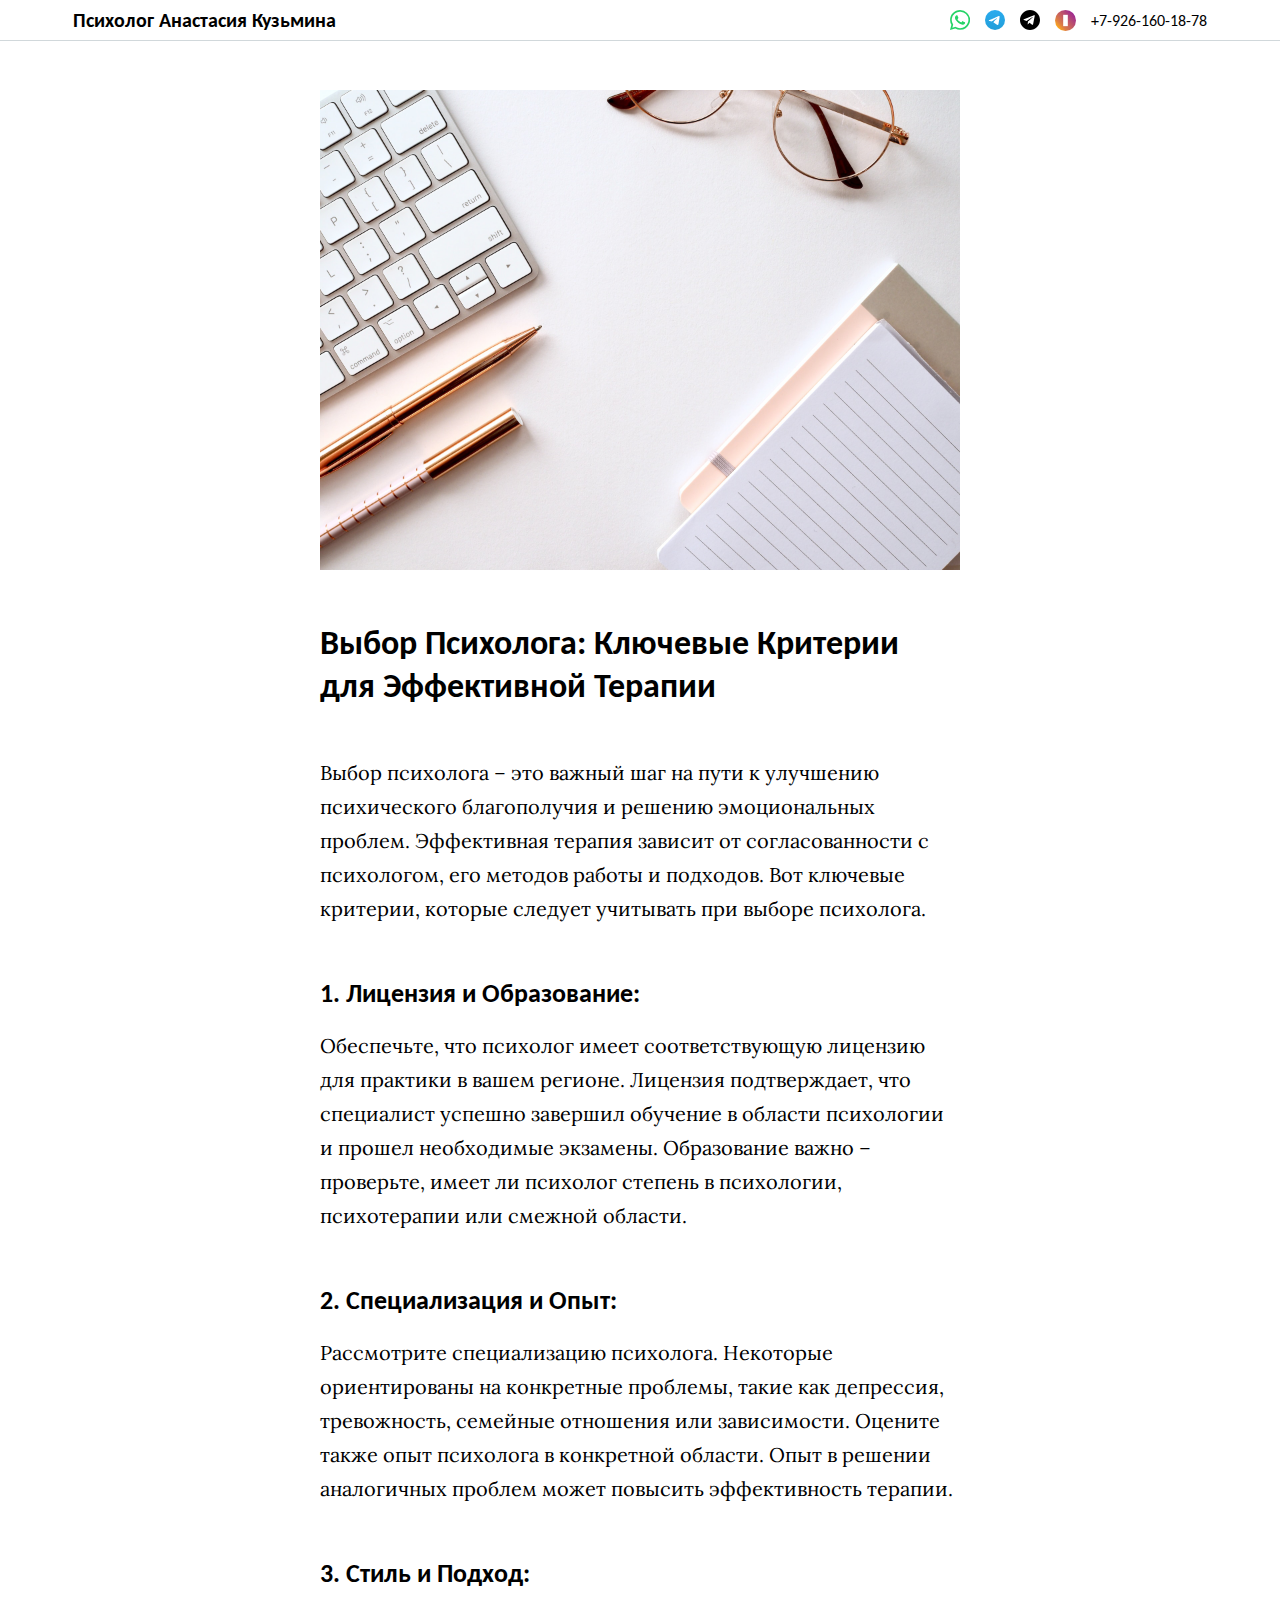
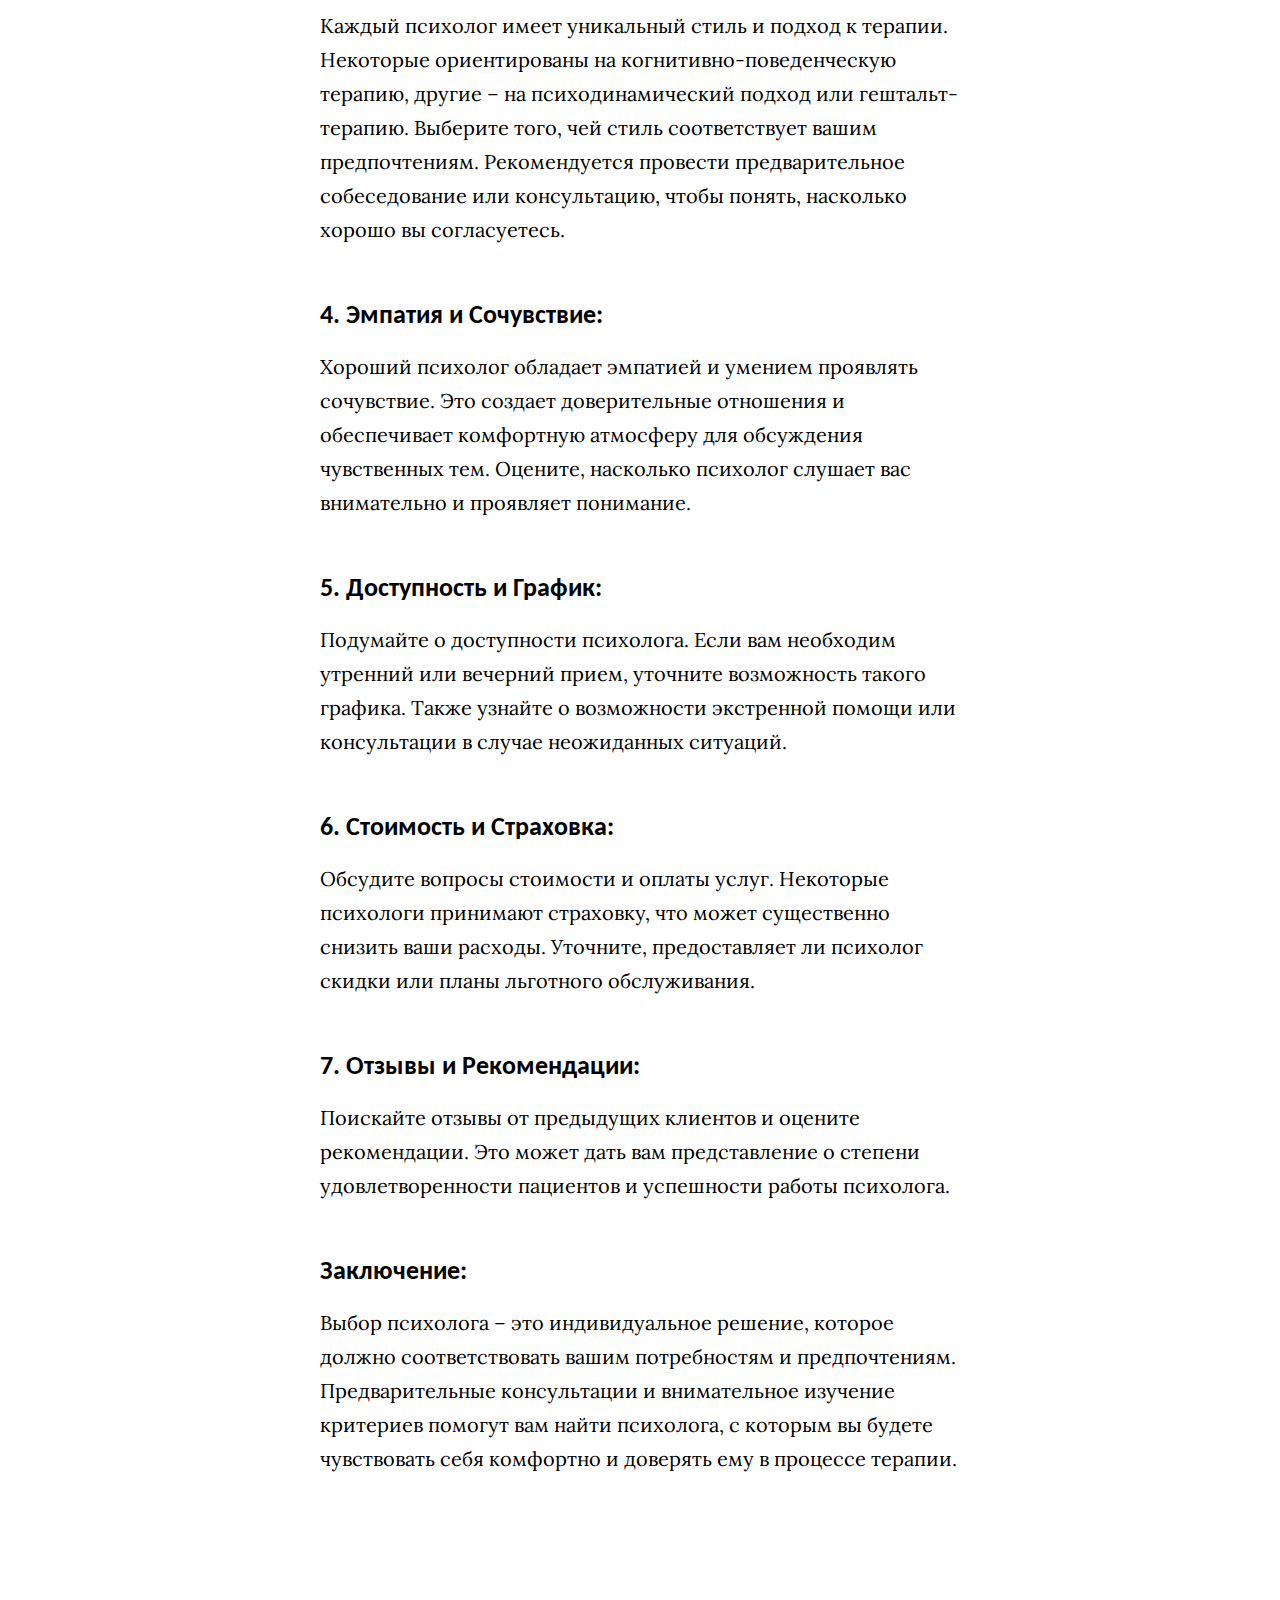
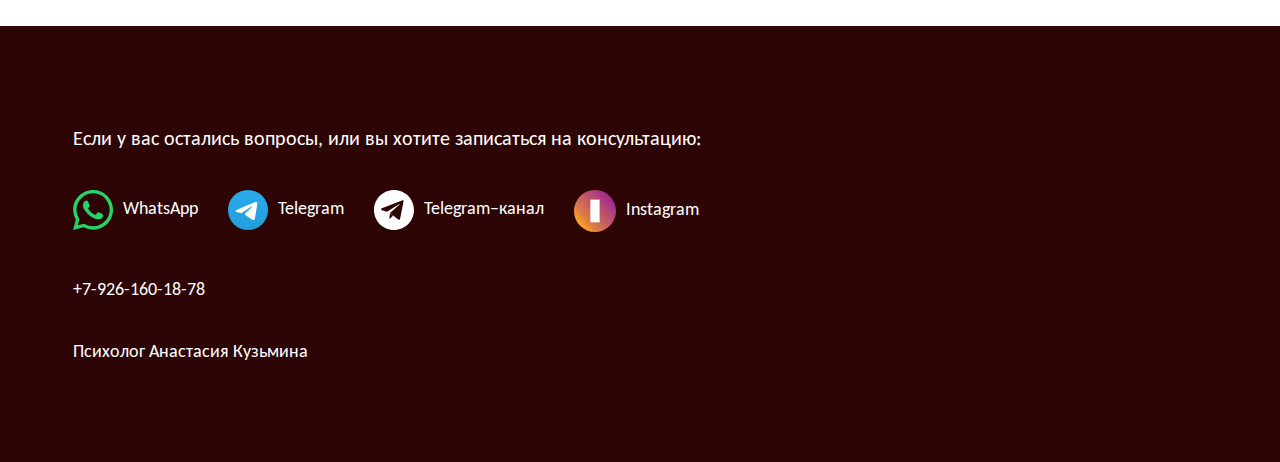
<file: articles/2.html>
<!DOCTYPE html>
<html lang="ru">
  <head>
    <meta charset="UTF-8" />
    <meta name="viewport" content="width=device-width, initial-scale=1.0" />
    <title>Статья 1 - Психолог Анастасия Кузьмина</title>
    <link rel="stylesheet" href="../common.css" />
    <link rel="stylesheet" href="articles.css" />
    <link rel="preconnect" href="https://fonts.googleapis.com" />
    <link rel="preconnect" href="https://fonts.gstatic.com" crossorigin />
    <link
      href="https://fonts.googleapis.com/css2?family=Carlito:wght@400;700&family=Lora:wght@400;700&display=swap"
      rel="stylesheet"
    />
  </head>
  <body>
    <header>
      <div class="wrapper">
        <nav class="top-menu-desktop">
          <a class="logo" href="/"><h2>Психолог Анастасия Кузьмина</h2></a>
          <ul>
            <li class="whatsapp">
              <a href="https://wa.me/79261601876"></a>
            </li>
            <li class="telegram">
              <a href="https://t.me/kuzmina_psy"></a>
            </li>
            <li class="telegram-channel">
              <a href="https://t.me/kuzmina_psy_cbt"></a>
            </li>
            <li class="instagram">
              <a href="https://www.instagram.com/kuzmina_psy_cbt/"></a>
            </li>
            <li>+7-926-160-18-78</li>
          </ul>
        </nav>
      </div>
    </header>

   

    <div class="page-content single-article">
      <div class="wrapper">
        <img src="../img/bg/article2.jpg" alt="">
        <h2>
          <strong>Выбор Психолога: Ключевые Критерии для Эффективной Терапии</strong>
        </h2>
        <p>
          Выбор психолога – это важный шаг на пути к улучшению психического
          благополучия и решению эмоциональных проблем. Эффективная терапия
          зависит от согласованности с психологом, его методов работы и
          подходов. Вот ключевые критерии, которые следует учитывать при выборе
          психолога.
        </p>
        <h3><strong>1. Лицензия и Образование:</strong></h3>
        <p>
          Обеспечьте, что психолог имеет соответствующую лицензию для практики в
          вашем регионе. Лицензия подтверждает, что специалист успешно завершил
          обучение в области психологии и прошел необходимые экзамены.
          Образование важно – проверьте, имеет ли психолог степень в психологии,
          психотерапии или смежной области.
        </p>
        <h3><strong>2. Специализация и Опыт:</strong></h3>
        <p>
          Рассмотрите специализацию психолога. Некоторые ориентированы на
          конкретные проблемы, такие как депрессия, тревожность, семейные
          отношения или зависимости. Оцените также опыт психолога в конкретной
          области. Опыт в решении аналогичных проблем может повысить
          эффективность терапии.
        </p>
        <h3><strong>3. Стиль и Подход:</strong></h3>
        <p>
          Каждый психолог имеет уникальный стиль и подход к терапии. Некоторые
          ориентированы на когнитивно-поведенческую терапию, другие – на
          психодинамический подход или гештальт-терапию. Выберите того, чей
          стиль соответствует вашим предпочтениям. Рекомендуется провести
          предварительное собеседование или консультацию, чтобы понять,
          насколько хорошо вы согласуетесь.
        </p>
        <h3><strong>4. Эмпатия и Сочувствие:</strong></h3>
        <p>
          Хороший психолог обладает эмпатией и умением проявлять сочувствие. Это
          создает доверительные отношения и обеспечивает комфортную атмосферу
          для обсуждения чувственных тем. Оцените, насколько психолог слушает
          вас внимательно и проявляет понимание.
        </p>
        <h3><strong>5. Доступность и График:</strong></h3>
        <p>
          Подумайте о доступности психолога. Если вам необходим утренний или
          вечерний прием, уточните возможность такого графика. Также узнайте о
          возможности экстренной помощи или консультации в случае неожиданных
          ситуаций.
        </p>
        <h3><strong>6. Стоимость и Страховка:</strong></h3>
        <p>
          Обсудите вопросы стоимости и оплаты услуг. Некоторые психологи
          принимают страховку, что может существенно снизить ваши расходы.
          Уточните, предоставляет ли психолог скидки или планы льготного
          обслуживания.
        </p>
        <h3><strong>7. Отзывы и Рекомендации:</strong></h3>
        <p>
          Поискайте отзывы от предыдущих клиентов и оцените рекомендации. Это
          может дать вам представление о степени удовлетворенности пациентов и
          успешности работы психолога.
        </p>
        <h3><strong>Заключение:</strong></h3>
        <p>
          Выбор психолога – это индивидуальное решение, которое должно
          соответствовать вашим потребностям и предпочтениям. Предварительные
          консультации и внимательное изучение критериев помогут вам найти
          психолога, с которым вы будете чувствовать себя комфортно и доверять
          ему в процессе терапии.
        </p>
      </div>
    </div>

    <footer>
      <div class="wrapper">
        <h4>
          Если у вас остались вопросы, или вы хотите записаться на консультацию:
        </h4>
        <ul>
          <li class="whatsapp">
            <a href="https://wa.me/79261601876">WhatsApp</a>
          </li>
          <li class="telegram">
            <a href="https://t.me/kuzmina_psy">Telegram</a>
          </li>
          <li class="telegram-channel">
            <a href="https://t.me/kuzmina_psy_cbt">Telegram–канал</a>
          </li>
          <li class="instagram">
            <a href="https://www.instagram.com/kuzmina_psy_cbt/">Instagram</a>
          </li>
        </ul>
        <p class="phone">+7-926-160-18-78</p>
        <p class="name">Психолог Анастасия Кузьмина</p>
      </div>
    </footer>
  </body>
</html>
</file>
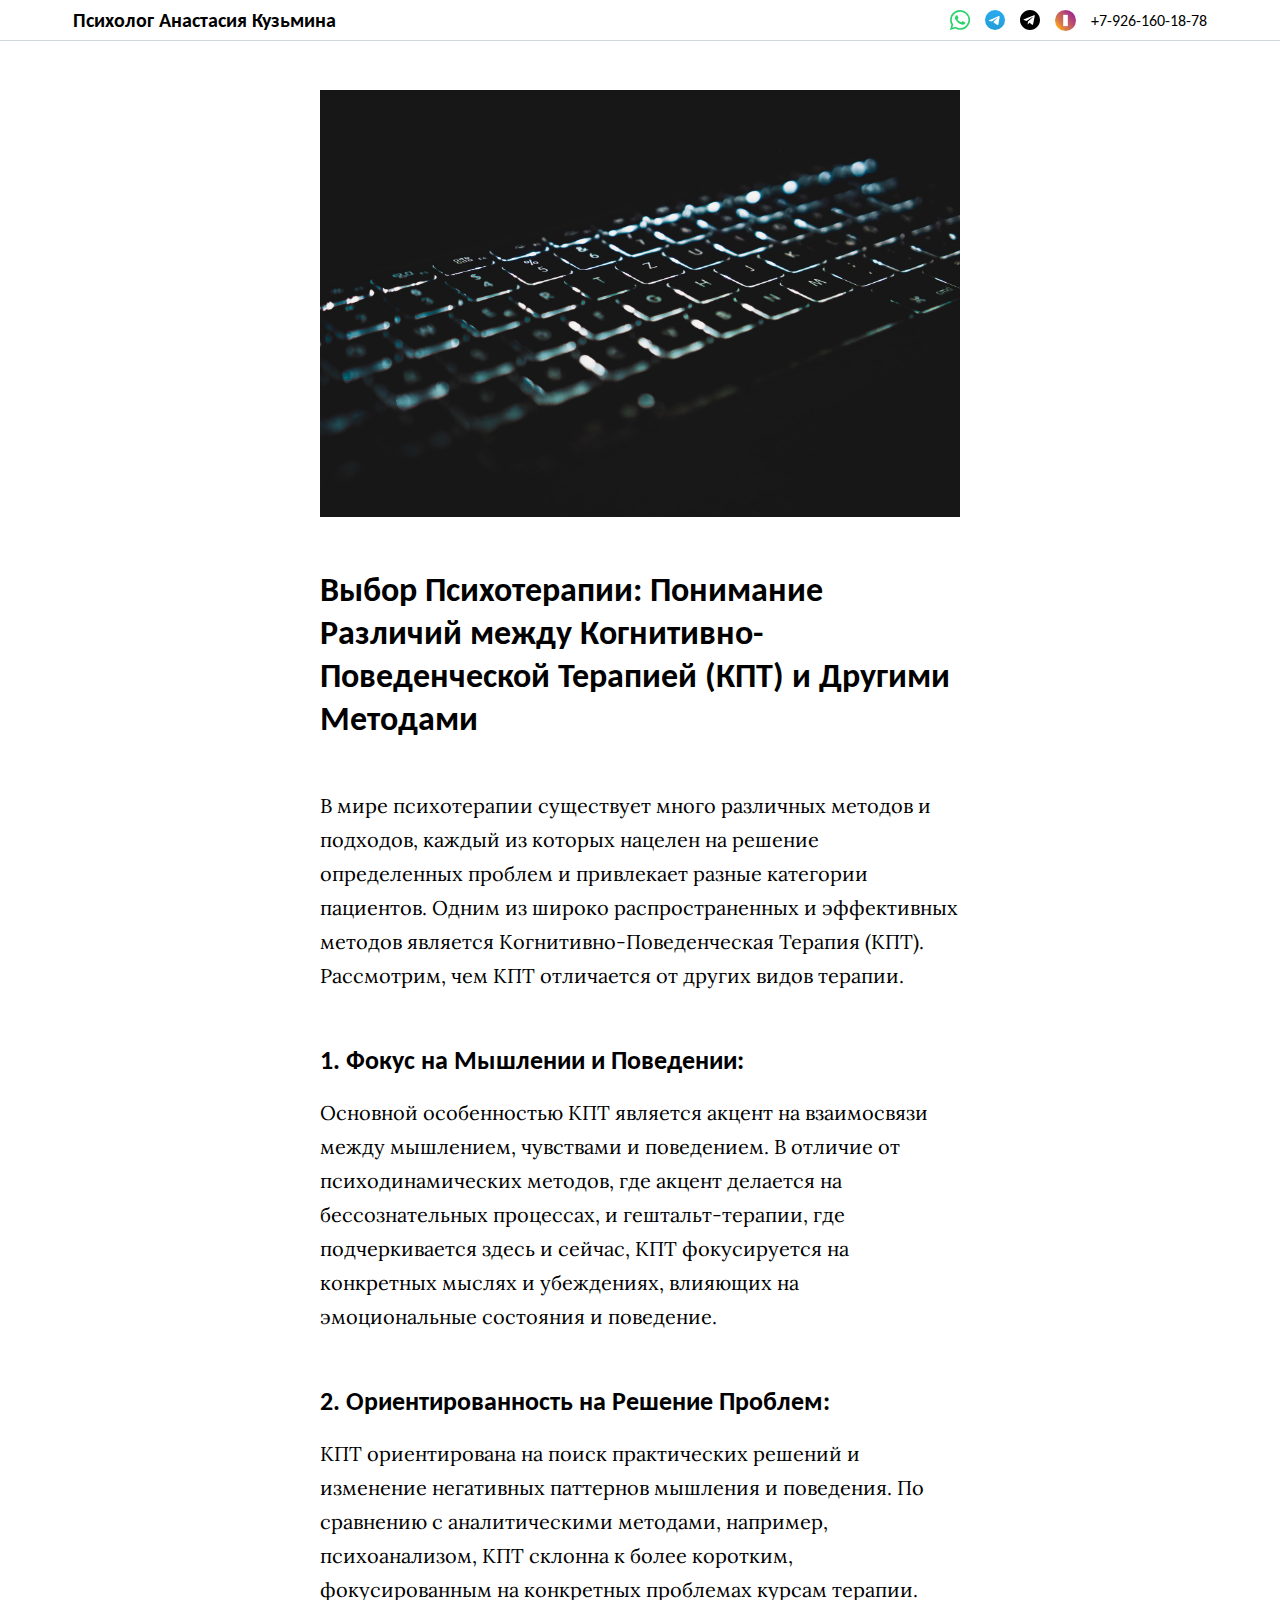
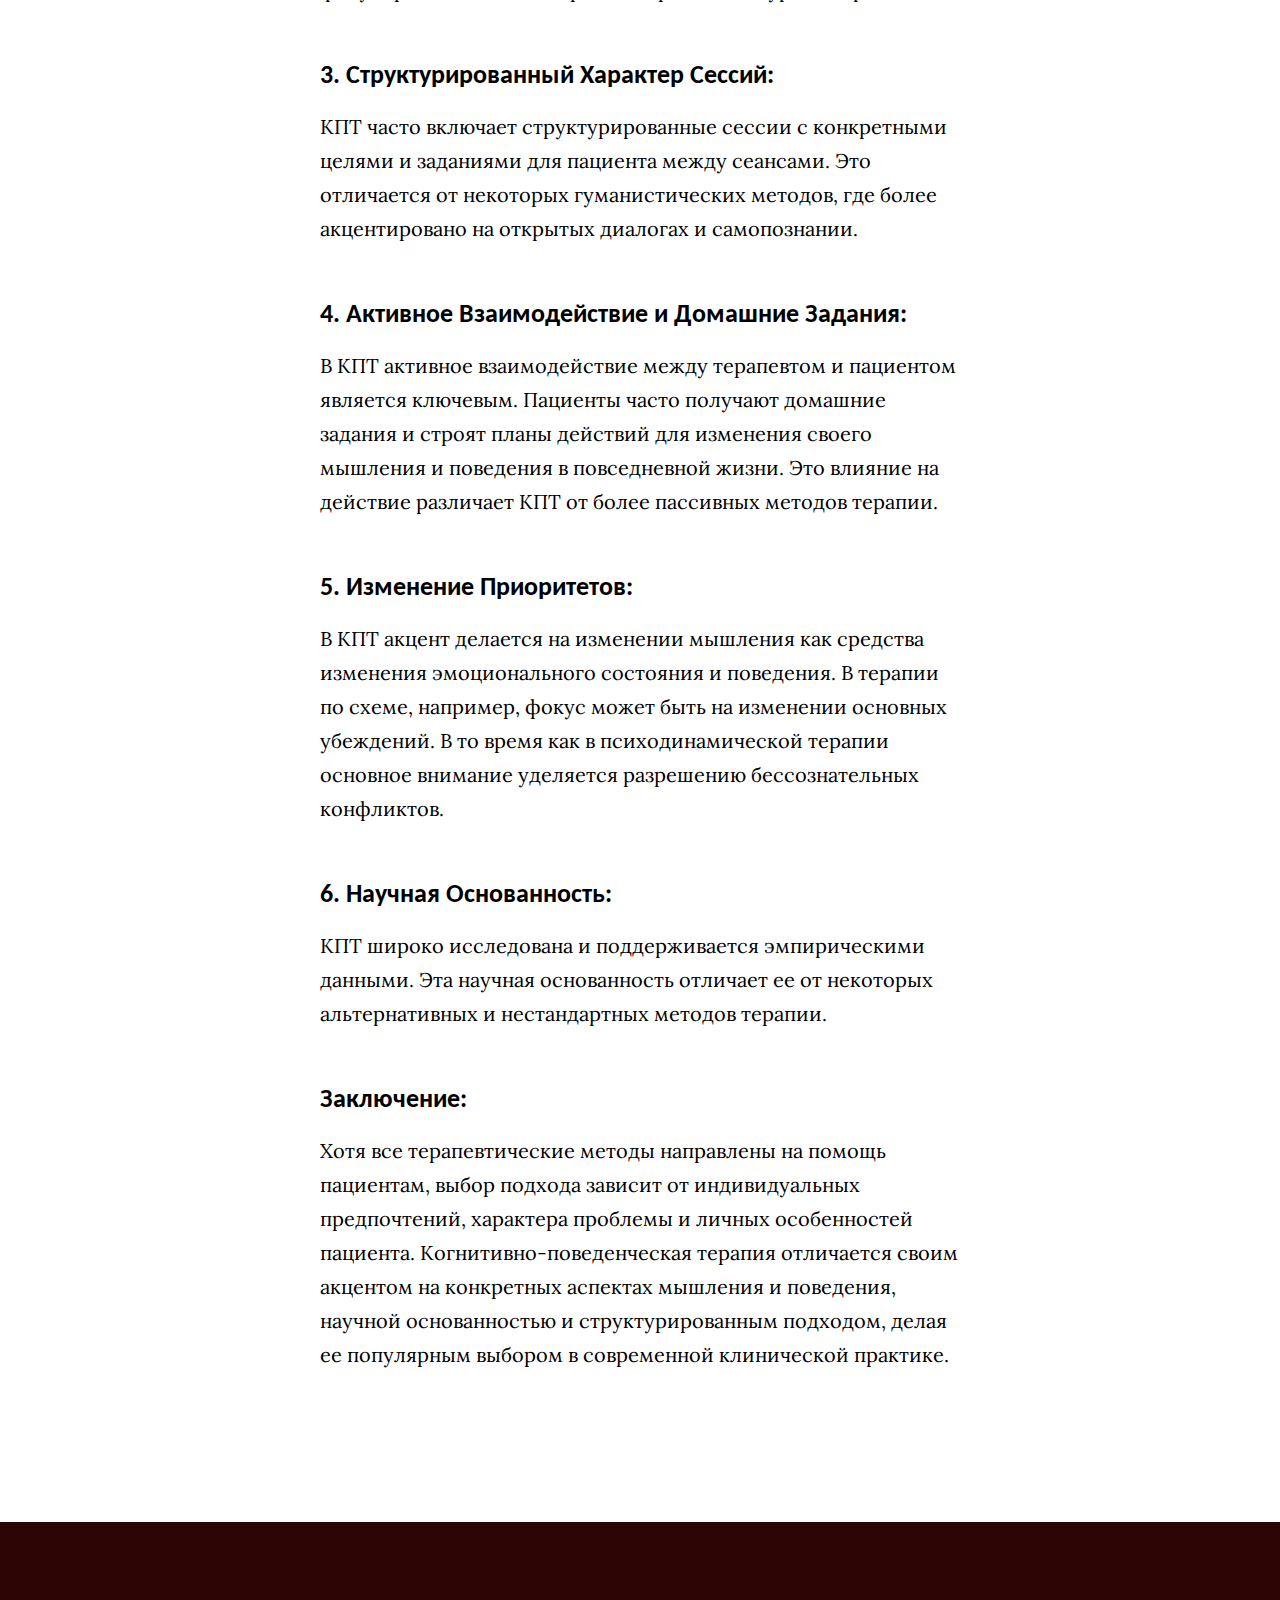
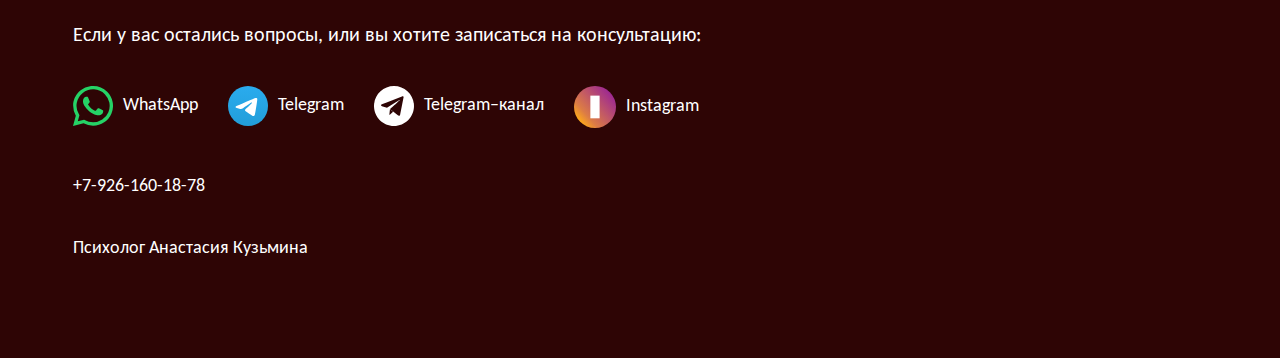
<file: articles/3.html>
<!DOCTYPE html>
<html lang="ru">
  <head>
    <meta charset="UTF-8" />
    <meta name="viewport" content="width=device-width, initial-scale=1.0" />
    <title>Статья 1 - Психолог Анастасия Кузьмина</title>
    <link rel="stylesheet" href="../common.css" />
    <link rel="stylesheet" href="articles.css" />
    <link rel="preconnect" href="https://fonts.googleapis.com" />
    <link rel="preconnect" href="https://fonts.gstatic.com" crossorigin />
    <link
      href="https://fonts.googleapis.com/css2?family=Carlito:wght@400;700&family=Lora:wght@400;700&display=swap"
      rel="stylesheet"
    />
  </head>
  <body>
    <header>
      <div class="wrapper">
        <nav class="top-menu-desktop">
          <a class="logo" href="/"><h2>Психолог Анастасия Кузьмина</h2></a>
          <ul>
            <li class="whatsapp">
              <a href="https://wa.me/79261601876"></a>
            </li>
            <li class="telegram">
              <a href="https://t.me/kuzmina_psy"></a>
            </li>
            <li class="telegram-channel">
              <a href="https://t.me/kuzmina_psy_cbt"></a>
            </li>
            <li class="instagram">
              <a href="https://www.instagram.com/kuzmina_psy_cbt/"></a>
            </li>
            <li>+7-926-160-18-78</li>
          </ul>
        </nav>
      </div>
    </header>

    <div class="page-content single-article">
      <div class="wrapper">
        <img src="../img/bg/article3.jpg" alt="">
        <h2>
          <strong>Выбор Психотерапии: Понимание Различий между
            Когнитивно-Поведенческой Терапией (КПТ) и Другими Методами</strong>
        </h2>
        <p>
          В мире психотерапии существует много различных методов и подходов,
          каждый из которых нацелен на решение определенных проблем и привлекает
          разные категории пациентов. Одним из широко распространенных и
          эффективных методов является Когнитивно-Поведенческая Терапия (КПТ).
          Рассмотрим, чем КПТ отличается от других видов терапии.
        </p>
        <h3><strong>1. Фокус на Мышлении и Поведении:</strong></h3>
        <p>
          Основной особенностью КПТ является акцент на взаимосвязи между
          мышлением, чувствами и поведением. В отличие от психодинамических
          методов, где акцент делается на бессознательных процессах, и
          гештальт-терапии, где подчеркивается здесь и сейчас, КПТ фокусируется
          на конкретных мыслях и убеждениях, влияющих на эмоциональные состояния
          и поведение.
        </p>
        <h3><strong>2. Ориентированность на Решение Проблем:</strong></h3>
        <p>
          КПТ ориентирована на поиск практических решений и изменение негативных
          паттернов мышления и поведения. По сравнению с аналитическими
          методами, например, психоанализом, КПТ склонна к более коротким,
          фокусированным на конкретных проблемах курсам терапии.
        </p>
        <h3><strong>3. Структурированный Характер Сессий:</strong></h3>
        <p>
          КПТ часто включает структурированные сессии с конкретными целями и
          заданиями для пациента между сеансами. Это отличается от некоторых
          гуманистических методов, где более акцентировано на открытых диалогах
          и самопознании.
        </p>
        <h3><strong>4. Активное Взаимодействие и Домашние Задания:</strong></h3>
        <p>
          В КПТ активное взаимодействие между терапевтом и пациентом является
          ключевым. Пациенты часто получают домашние задания и строят планы
          действий для изменения своего мышления и поведения в повседневной
          жизни. Это влияние на действие различает КПТ от более пассивных
          методов терапии.
        </p>
        <h3><strong>5. Изменение Приоритетов:</strong></h3>
        <p>
          В КПТ акцент делается на изменении мышления как средства изменения
          эмоционального состояния и поведения. В терапии по схеме, например,
          фокус может быть на изменении основных убеждений. В то время как в
          психодинамической терапии основное внимание уделяется разрешению
          бессознательных конфликтов.
        </p>
        <h3><strong>6. Научная Основанность:</strong></h3>
        <p>
          КПТ широко исследована и поддерживается эмпирическими данными. Эта
          научная основанность отличает ее от некоторых альтернативных и
          нестандартных методов терапии.
        </p>
        <h3><strong>Заключение:</strong></h3>
        <p>
          Хотя все терапевтические методы направлены на помощь пациентам, выбор
          подхода зависит от индивидуальных предпочтений, характера проблемы и
          личных особенностей пациента. Когнитивно-поведенческая терапия
          отличается своим акцентом на конкретных аспектах мышления и поведения,
          научной основанностью и структурированным подходом, делая ее
          популярным выбором в современной клинической практике.
        </p>
      </div>
    </div>

    <footer>
      <div class="wrapper">
        <h4>
          Если у вас остались вопросы, или вы хотите записаться на консультацию:
        </h4>
        <ul>
          <li class="whatsapp">
            <a href="https://wa.me/79261601876">WhatsApp</a>
          </li>
          <li class="telegram">
            <a href="https://t.me/kuzmina_psy">Telegram</a>
          </li>
          <li class="telegram-channel">
            <a href="https://t.me/kuzmina_psy_cbt">Telegram–канал</a>
          </li>
          <li class="instagram">
            <a href="https://www.instagram.com/kuzmina_psy_cbt/">Instagram</a>
          </li>
        </ul>
        <p class="phone">+7-926-160-18-78</p>
        <p class="name">Психолог Анастасия Кузьмина</p>
      </div>
    </footer>
  </body>
</html>
</file>
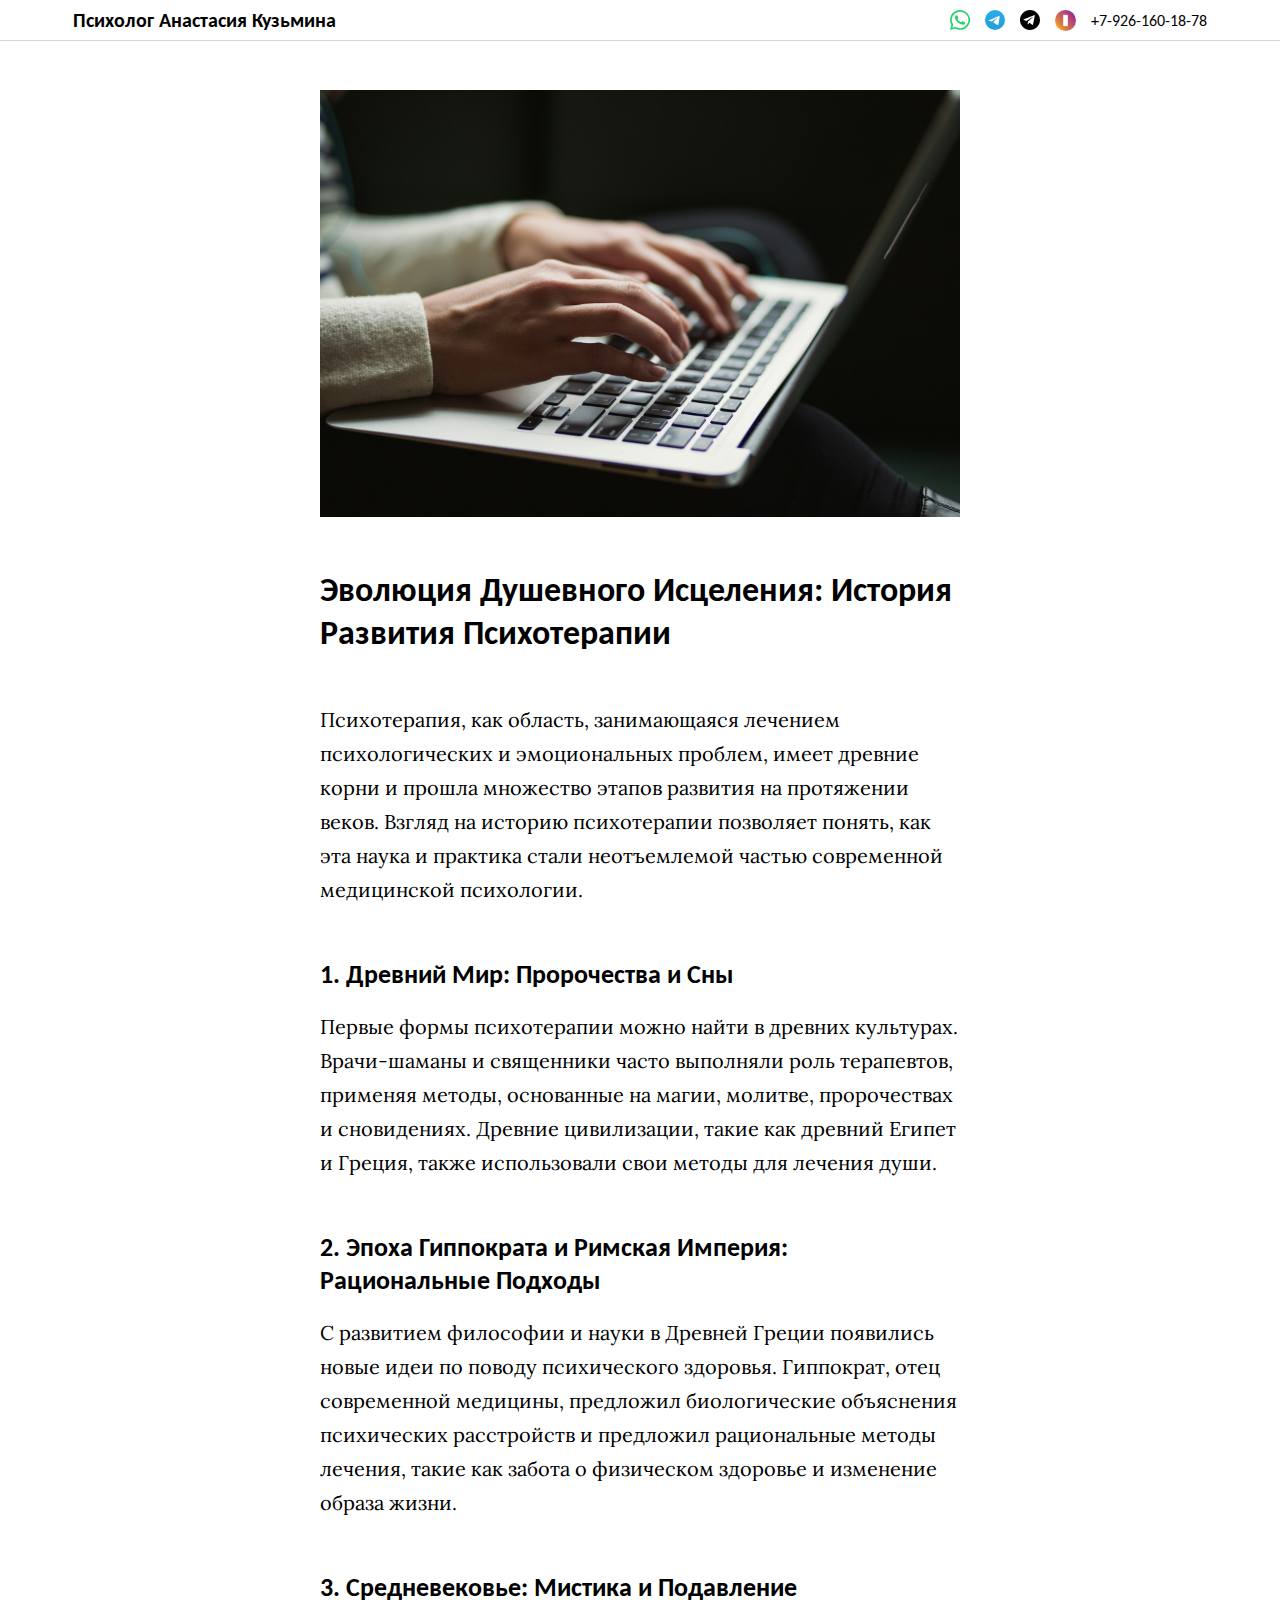
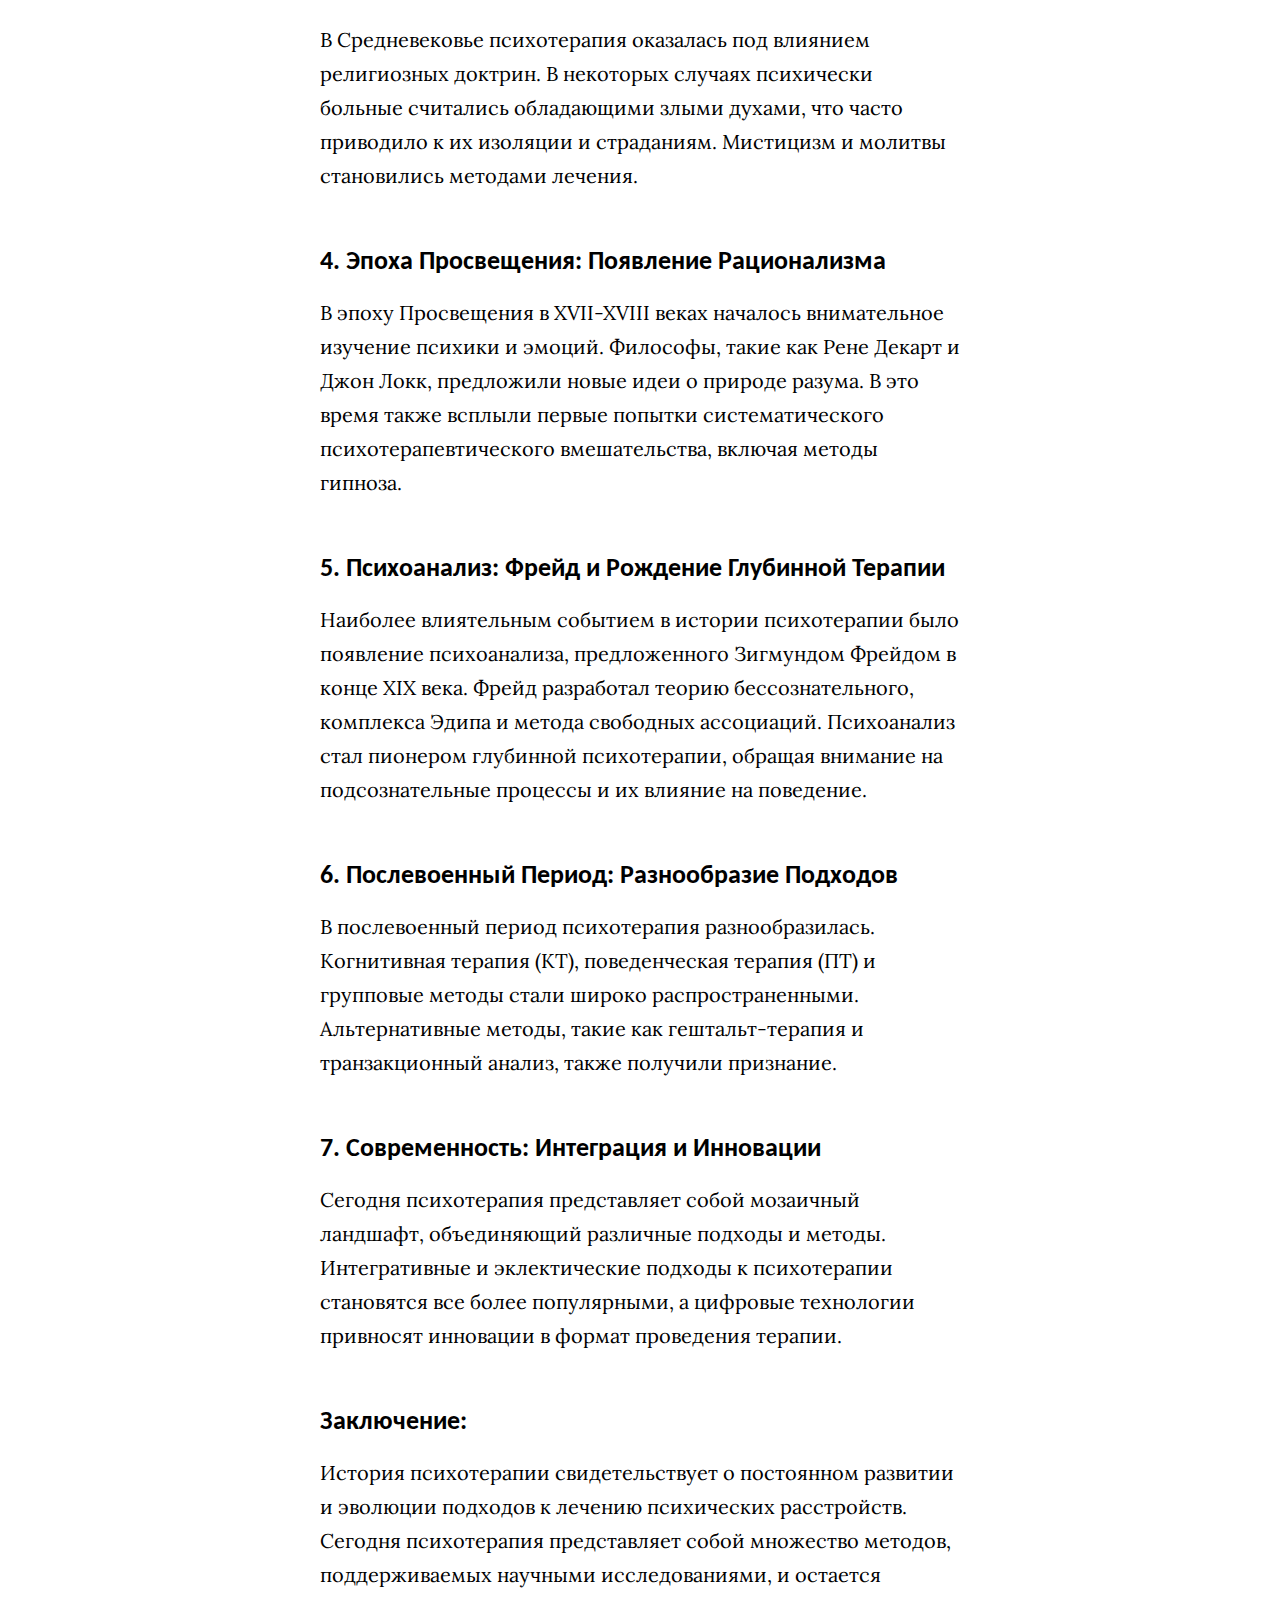
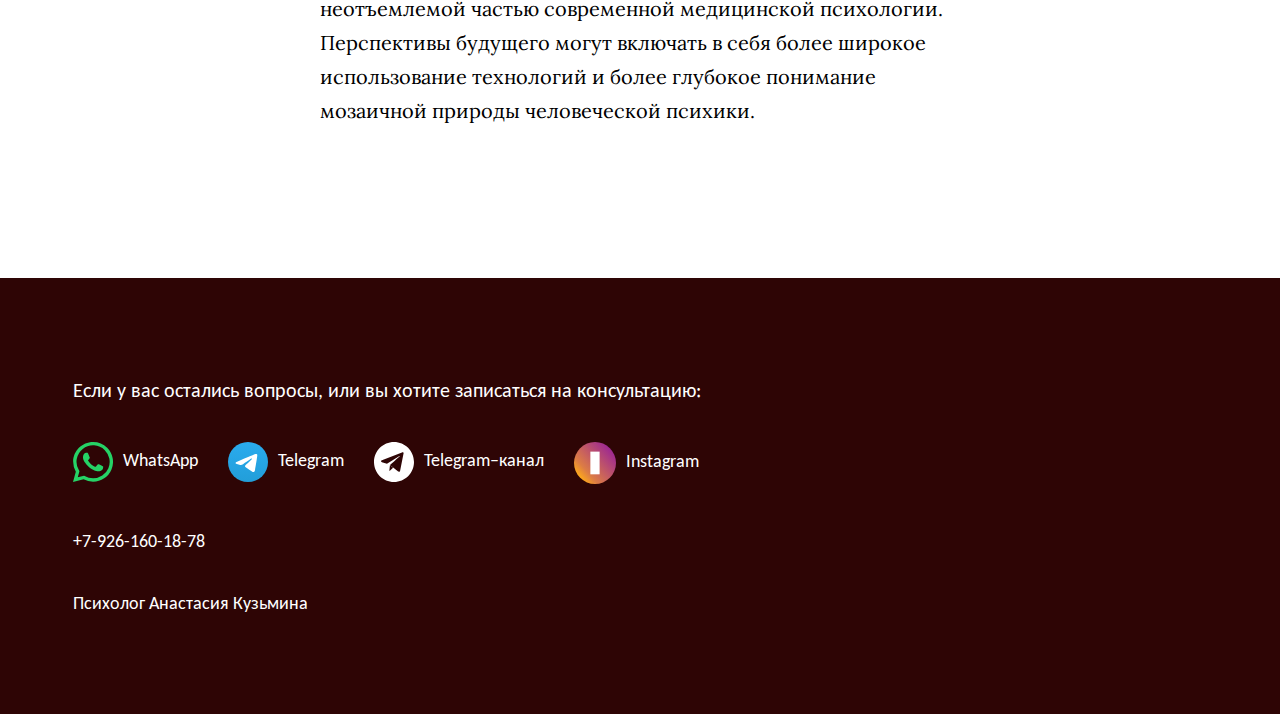
<file: articles/4.html>
<!DOCTYPE html>
<html lang="ru">
  <head>
    <meta charset="UTF-8" />
    <meta name="viewport" content="width=device-width, initial-scale=1.0" />
    <title>Статья 1 - Психолог Анастасия Кузьмина</title>
    <link rel="stylesheet" href="../common.css" />
    <link rel="stylesheet" href="articles.css" />
    <link rel="preconnect" href="https://fonts.googleapis.com" />
    <link rel="preconnect" href="https://fonts.gstatic.com" crossorigin />
    <link
      href="https://fonts.googleapis.com/css2?family=Carlito:wght@400;700&family=Lora:wght@400;700&display=swap"
      rel="stylesheet"
    />
  </head>
  <body>
    <header>
      <div class="wrapper">
        <nav class="top-menu-desktop">
          <a class="logo" href="/"><h2>Психолог Анастасия Кузьмина</h2></a>
          <ul>
            <li class="whatsapp">
              <a href="https://wa.me/79261601876"></a>
            </li>
            <li class="telegram">
              <a href="https://t.me/kuzmina_psy"></a>
            </li>
            <li class="telegram-channel">
              <a href="https://t.me/kuzmina_psy_cbt"></a>
            </li>
            <li class="instagram">
              <a href="https://www.instagram.com/kuzmina_psy_cbt/"></a>
            </li>
            <li>+7-926-160-18-78</li>
          </ul>
        </nav>
      </div>
    </header>

    <div class="page-content single-article">
      <div class="wrapper">
        <img src="../img/bg/article4.jpg" alt="" />
        <h2>
          <strong
            >Эволюция Душевного Исцеления: История Развития Психотерапии</strong
          >
        </h2>
        <p>
          Психотерапия, как область, занимающаяся лечением психологических и
          эмоциональных проблем, имеет древние корни и прошла множество этапов
          развития на протяжении веков. Взгляд на историю психотерапии позволяет
          понять, как эта наука и практика стали неотъемлемой частью современной
          медицинской психологии.
        </p>
        <h3><strong>1. Древний Мир: Пророчества и Сны</strong></h3>
        <p>
          Первые формы психотерапии можно найти в древних культурах.
          Врачи-шаманы и священники часто выполняли роль терапевтов, применяя
          методы, основанные на магии, молитве, пророчествах и сновидениях.
          Древние цивилизации, такие как древний Египет и Греция, также
          использовали свои методы для лечения души.
        </p>
        <h3>
          <strong
            >2. Эпоха Гиппократа и Римская Империя: Рациональные Подходы</strong
          >
        </h3>
        <p>
          С развитием философии и науки в Древней Греции появились новые идеи по
          поводу психического здоровья. Гиппократ, отец современной медицины,
          предложил биологические объяснения психических расстройств и предложил
          рациональные методы лечения, такие как забота о физическом здоровье и
          изменение образа жизни.
        </p>
        <h3><strong>3. Средневековье: Мистика и Подавление</strong></h3>
        <p>
          В Средневековье психотерапия оказалась под влиянием религиозных
          доктрин. В некоторых случаях психически больные считались обладающими
          злыми духами, что часто приводило к их изоляции и страданиям.
          Мистицизм и молитвы становились методами лечения.
        </p>
        <h3><strong>4. Эпоха Просвещения: Появление Рационализма</strong></h3>
        <p>
          В эпоху Просвещения в XVII-XVIII веках началось внимательное изучение
          психики и эмоций. Философы, такие как Рене Декарт и Джон Локк,
          предложили новые идеи о природе разума. В это время также всплыли
          первые попытки систематического психотерапевтического вмешательства,
          включая методы гипноза.
        </p>
        <h3>
          <strong>5. Психоанализ: Фрейд и Рождение Глубинной Терапии</strong>
        </h3>
        <p>
          Наиболее влиятельным событием в истории психотерапии было появление
          психоанализа, предложенного Зигмундом Фрейдом в конце XIX века. Фрейд
          разработал теорию бессознательного, комплекса Эдипа и метода свободных
          ассоциаций. Психоанализ стал пионером глубинной психотерапии, обращая
          внимание на подсознательные процессы и их влияние на поведение.
        </p>
        <h3><strong>6. Послевоенный Период: Разнообразие Подходов</strong></h3>
        <p>
          В послевоенный период психотерапия разнообразилась. Когнитивная
          терапия (КТ), поведенческая терапия (ПТ) и групповые методы стали
          широко распространенными. Альтернативные методы, такие как
          гештальт-терапия и транзакционный анализ, также получили признание.
        </p>
        <h3><strong>7. Современность: Интеграция и Инновации</strong></h3>
        <p>
          Сегодня психотерапия представляет собой мозаичный ландшафт,
          объединяющий различные подходы и методы. Интегративные и эклектические
          подходы к психотерапии становятся все более популярными, а цифровые
          технологии привносят инновации в формат проведения терапии.
        </p>
        <h3><strong>Заключение:</strong></h3>
        <p>
          История психотерапии свидетельствует о постоянном развитии и эволюции
          подходов к лечению психических расстройств. Сегодня психотерапия
          представляет собой множество методов, поддерживаемых научными
          исследованиями, и остается неотъемлемой частью современной медицинской
          психологии. Перспективы будущего могут включать в себя более широкое
          использование технологий и более глубокое понимание мозаичной природы
          человеческой психики.
        </p>
      </div>
    </div>

    <footer>
      <div class="wrapper">
        <h4>
          Если у вас остались вопросы, или вы хотите записаться на консультацию:
        </h4>
        <ul>
          <li class="whatsapp">
            <a href="https://wa.me/79261601876">WhatsApp</a>
          </li>
          <li class="telegram">
            <a href="https://t.me/kuzmina_psy">Telegram</a>
          </li>
          <li class="telegram-channel">
            <a href="https://t.me/kuzmina_psy_cbt">Telegram–канал</a>
          </li>
          <li class="instagram">
            <a href="https://www.instagram.com/kuzmina_psy_cbt/">Instagram</a>
          </li>
        </ul>
        <p class="phone">+7-926-160-18-78</p>
        <p class="name">Психолог Анастасия Кузьмина</p>
      </div>
    </footer>
  </body>
</html>
</file>
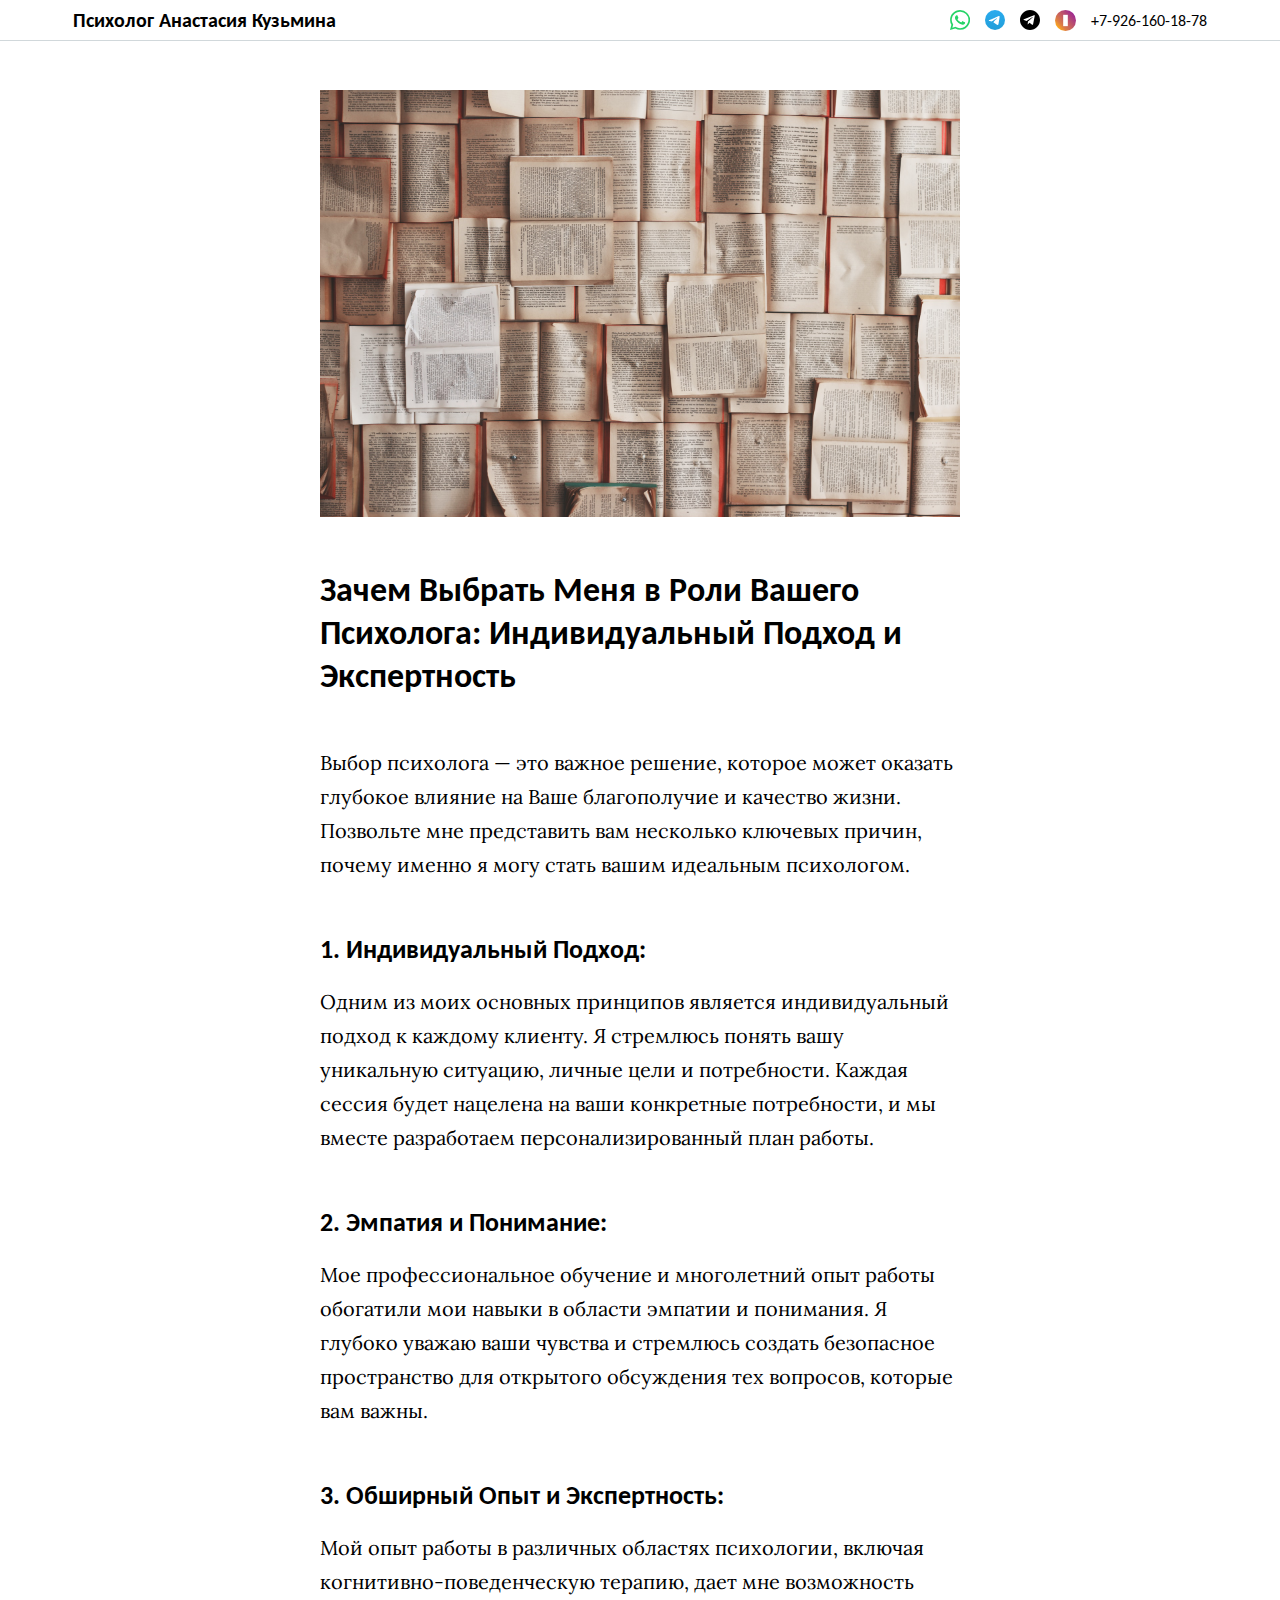
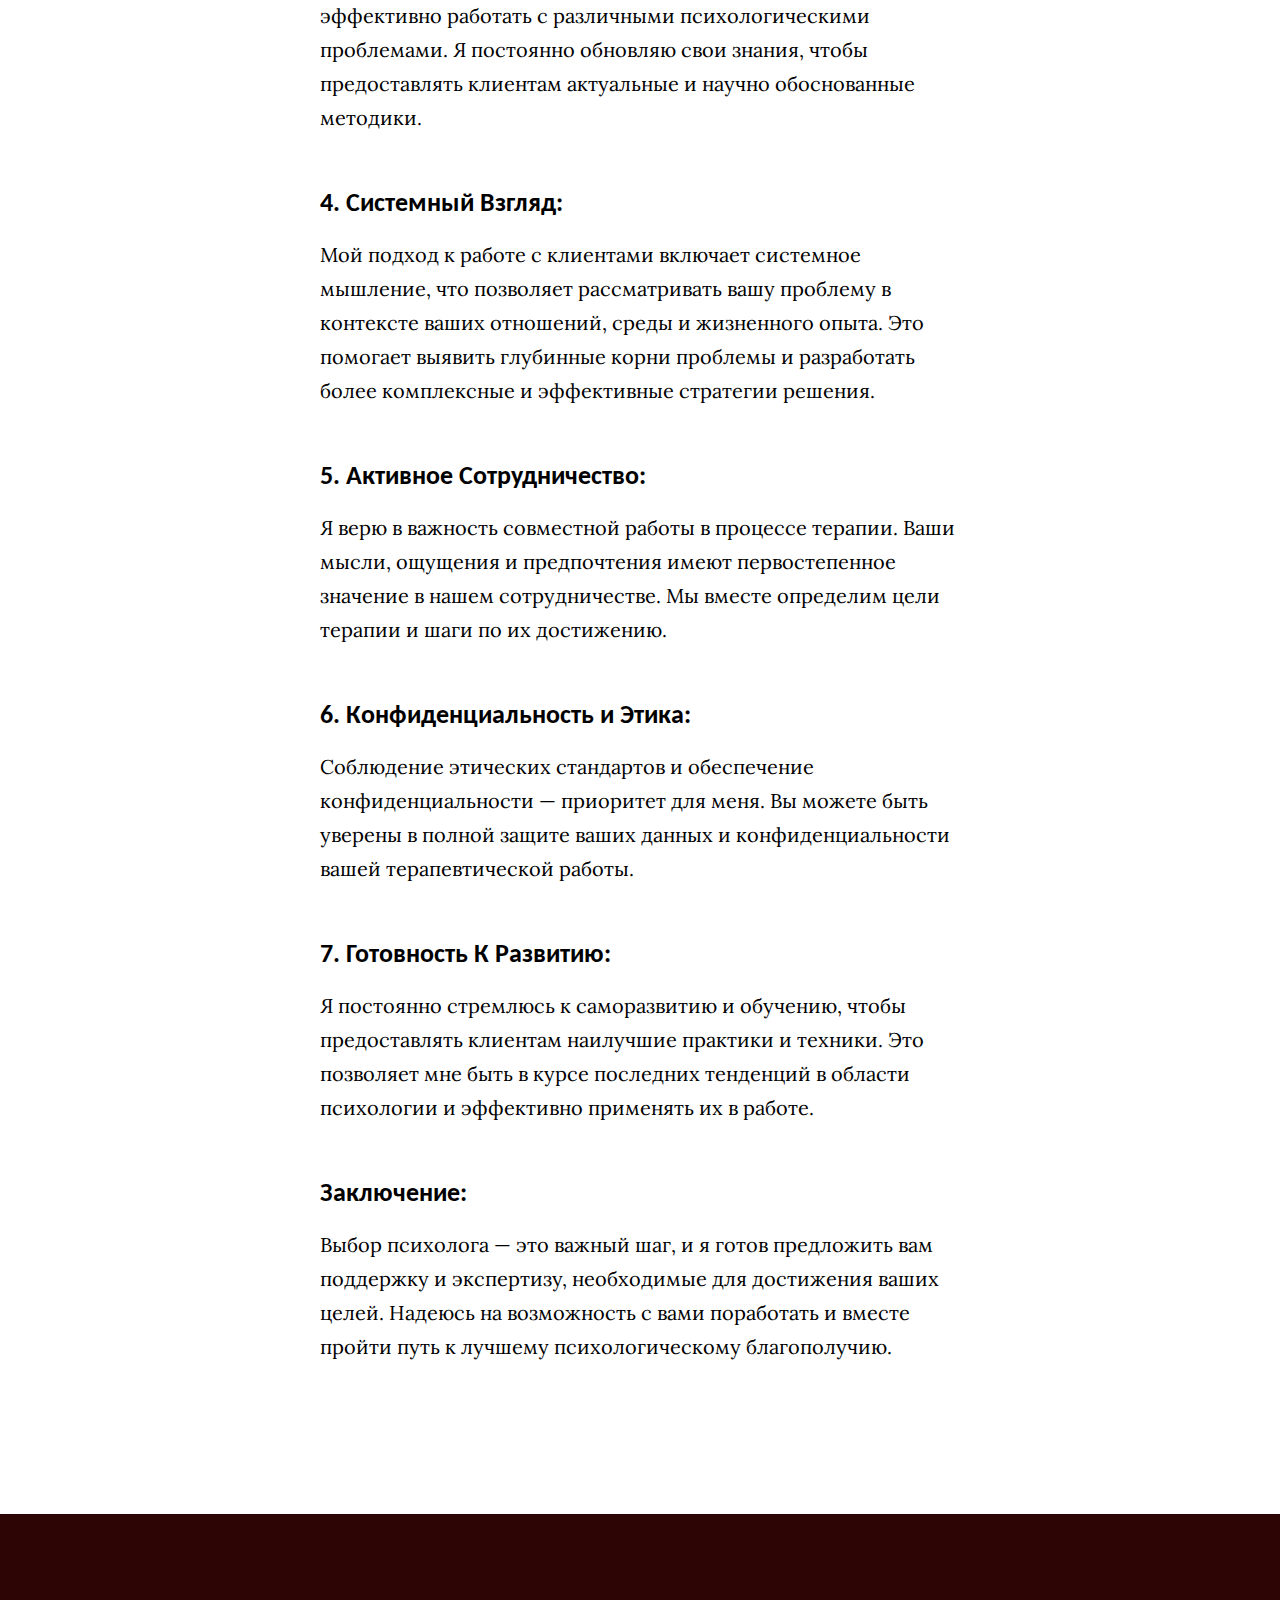
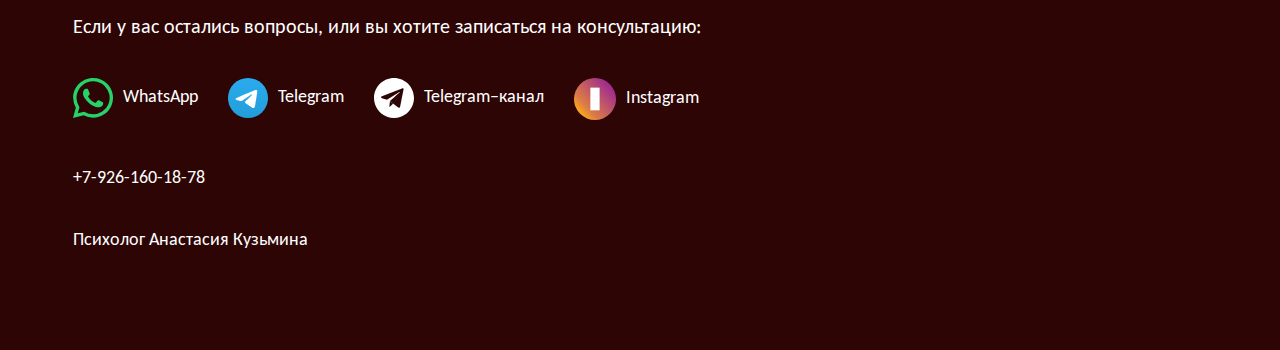
<file: articles/5.html>
<!DOCTYPE html>
<html lang="ru">
  <head>
    <meta charset="UTF-8" />
    <meta name="viewport" content="width=device-width, initial-scale=1.0" />
    <title>Статья 1 - Психолог Анастасия Кузьмина</title>
    <link rel="stylesheet" href="../common.css" />
    <link rel="stylesheet" href="articles.css" />
    <link rel="preconnect" href="https://fonts.googleapis.com" />
    <link rel="preconnect" href="https://fonts.gstatic.com" crossorigin />
    <link
      href="https://fonts.googleapis.com/css2?family=Carlito:wght@400;700&family=Lora:wght@400;700&display=swap"
      rel="stylesheet"
    />
  </head>
  <body>
    <header>
      <div class="wrapper">
        <nav class="top-menu-desktop">
          <a class="logo" href="/"><h2>Психолог Анастасия Кузьмина</h2></a>
          <ul>
            <li class="whatsapp">
              <a href="https://wa.me/79261601876"></a>
            </li>
            <li class="telegram">
              <a href="https://t.me/kuzmina_psy"></a>
            </li>
            <li class="telegram-channel">
              <a href="https://t.me/kuzmina_psy_cbt"></a>
            </li>
            <li class="instagram">
              <a href="https://www.instagram.com/kuzmina_psy_cbt/"></a>
            </li>
            <li>+7-926-160-18-78</li>
          </ul>
        </nav>
      </div>
    </header>

    <div class="page-content single-article">
        <div class="wrapper">
            <img src="../img/bg/article5.jpg" alt="" />
            <h2>
                <strong>Зачем Выбрать Меня в Роли Вашего Психолога: Индивидуальный Подход и
                  Экспертность</strong>
                </h2>
              <p>
                Выбор психолога — это важное решение, которое может оказать глубокое
                влияние на Ваше благополучие и качество жизни. Позвольте мне представить
                вам несколько ключевых причин, почему именно я могу стать вашим
                идеальным психологом.
              </p>
              <h3><strong>1. Индивидуальный Подход:</strong></h3>
              <p>
                Одним из моих основных принципов является индивидуальный подход к
                каждому клиенту. Я стремлюсь понять вашу уникальную ситуацию, личные
                цели и потребности. Каждая сессия будет нацелена на ваши конкретные
                потребности, и мы вместе разработаем персонализированный план работы.
              </p>
              <h3><strong>2. Эмпатия и Понимание:</strong></h3>
              <p>
                Мое профессиональное обучение и многолетний опыт работы обогатили мои
                навыки в области эмпатии и понимания. Я глубоко уважаю ваши чувства и
                стремлюсь создать безопасное пространство для открытого обсуждения тех
                вопросов, которые вам важны.
              </p>
              <h3><strong>3. Обширный Опыт и Экспертность:</strong></h3>
              <p>
                Мой опыт работы в различных областях психологии, включая
                когнитивно-поведенческую терапию, дает мне возможность эффективно
                работать с различными психологическими проблемами. Я постоянно обновляю
                свои знания, чтобы предоставлять клиентам актуальные и научно
                обоснованные методики.
              </p>
              <h3><strong>4. Системный Взгляд:</strong></h3>
              <p>
                Мой подход к работе с клиентами включает системное мышление, что
                позволяет рассматривать вашу проблему в контексте ваших отношений, среды
                и жизненного опыта. Это помогает выявить глубинные корни проблемы и
                разработать более комплексные и эффективные стратегии решения.
              </p>
              <h3><strong>5. Активное Сотрудничество:</strong></h3>
              <p>
                Я верю в важность совместной работы в процессе терапии. Ваши мысли,
                ощущения и предпочтения имеют первостепенное значение в нашем
                сотрудничестве. Мы вместе определим цели терапии и шаги по их
                достижению.
              </p>
              <h3><strong>6. Конфиденциальность и Этика:</strong></h3>
              <p>
                Соблюдение этических стандартов и обеспечение конфиденциальности —
                приоритет для меня. Вы можете быть уверены в полной защите ваших данных
                и конфиденциальности вашей терапевтической работы.
              </p>
              <h3><strong>7. Готовность К Развитию:</strong></h3>
              <p>
                Я постоянно стремлюсь к саморазвитию и обучению, чтобы предоставлять
                клиентам наилучшие практики и техники. Это позволяет мне быть в курсе
                последних тенденций в области психологии и эффективно применять их в
                работе.
              </p>
              <h3><strong>Заключение:</strong></h3>
              <p>
                Выбор психолога — это важный шаг, и я готов предложить вам поддержку и
                экспертизу, необходимые для достижения ваших целей. Надеюсь на
                возможность с вами поработать и вместе пройти путь к лучшему
                психологическому благополучию.
              </p>
        </div>
      
    </div>

    <footer>
      <div class="wrapper">
        <h4>
          Если у вас остались вопросы, или вы хотите записаться на консультацию:
        </h4>
        <ul>
          <li class="whatsapp">
            <a href="https://wa.me/79261601876">WhatsApp</a>
          </li>
          <li class="telegram">
            <a href="https://t.me/kuzmina_psy">Telegram</a>
          </li>
          <li class="telegram-channel">
            <a href="https://t.me/kuzmina_psy_cbt">Telegram–канал</a>
          </li>
          <li class="instagram">
            <a href="https://www.instagram.com/kuzmina_psy_cbt/">Instagram</a>
          </li>
        </ul>
        <p class="phone">+7-926-160-18-78</p>
        <p class="name">Психолог Анастасия Кузьмина</p>
      </div>
    </footer>
  </body>
</html>
</file>
<file: common.css>
:root {
  --light-blue-color: #6ec1e4;
  --darker-blue-color: #65bce2d2;
  --turquoise-color: #47e4d3;
  --darker-turquoise-color: #2ce0cc;
  --very-light-blue-color: #d0eefb;
  --dark-gray-color: #54595f;
  --light-gray-color: #7a7a7a;
  --green-color: #61ce70;
  --very-light-gray-color: #d1d8db;
  --almost-black-color: #070917;
  --light-orange-color: #f05b10;
  --dark-orange-color: #e5570f;
  --dark-red-color: #9a0f10;
  --lighter-red-color: #a21011;
  --very-dark-red-color: #2e0505;
}

/*----------------------------------COMMON-----------------------------------------*/

*,
*::before,
*::after {
  margin: 0;
  padding: 0;
  box-sizing: border-box;
  /* font-family: 'Lora', serif; */
  font-family: "Carlito", sans-serif;
}

header {
  border-bottom: 1px solid var(--very-light-gray-color);
  position: fixed;
  width: 100%;
  background: #fff;
  z-index: 2;
  left: 0;
  top: 0;
}

header h2 {
  font-size: 20px;
  font-weight: 700;
}

a {
  color: inherit;
  text-decoration: inherit; /* no underline */
}

h2 {
  font-size: 34px;
  font-weight: 400;
}

h4 {
  font-weight: 400;
}

.page-content {
  padding-top: 40px;
  min-height: calc(100vh - 436px); /* 436px is the height of the footer */
}

.wrapper {
  max-width: 1134px;
  margin: 0 auto;
}

.what-i-work-with h2,
.prices h2,
.work-progress h2,
.slider h2,
.accordion-section h2 {
  text-align: center;
}

.what-i-work-with h4,
.prices h4,
.work-progress h4 {
  font-size: 24px;
  color: var(--light-blue-color);
}

.prices .comment,
.work-progress .comment {
  font-family: "Lora", serif;
  font-size: 14px;
  color: var(--light-gray-color);
  padding: 10px 0;
}

.nowrap {
  white-space: nowrap;
}

.work-progress .stage ul li,
.what-i-work-with .request ul li {
  list-style: none;
  padding: 4px 0 4px 22px;
  font-family: "Lora", serif;
  line-height: 150%;
  position: relative;
  font-size: 16px;
}

.work-progress .stage ul li::before,
.what-i-work-with .request ul li::before {
  content: "";
  display: inline-block;
  height: 13px;
  width: 15px;
  background-image: url(img/icons/ui/tick.svg);
  position: absolute;
  top: 10px;
  left: 0px;
}

.fade {
  position: fixed;
  top: 0;
  left: 0;
  content: "";
  width: 100vw;
  height: 100vh;
  background: rgba(0, 0, 0, 0.5);
  display: none;
  z-index: 1;
}

.fade-shown {
  display: block;
}

/*----------------------------------END OF COMMON-----------------------------------------*/

/*----------------------------------TOP MENU----------------------------------------------*/
.top-menu-desktop {
  display: flex;
  justify-content: space-between;
  height: 40px;
  /* padding: 5px 10px 5px 10px; */
}

.top-menu-desktop a.logo {
  margin: auto 0;
}

.top-menu-desktop ul {
  display: flex;
  gap: 10px;
  justify-content: center;
  align-items: center;
}

.top-menu-desktop ul li {
  list-style-type: none;
  font-size: 16px;
}

.top-menu-desktop ul li a {
  text-decoration: none;
  color: #000;
  transition: all 500ms ease;
}

.top-menu-desktop ul li a:hover {
  font-size: 18px;
  text-decoration: underline;
}

.top-menu-desktop ul li a::before {
  content: "";
  display: inline-block;
  width: 20px;
  height: 20px;
  vertical-align: text-top;
  margin-right: 5px;
  transition: all 500ms ease;
}

.top-menu-desktop ul li.whatsapp a::before {
  background: url(img/icons/social-media/whatsapp.svg);
}

.top-menu-desktop ul li.telegram a::before {
  background: url(img/icons/social-media/telegram.svg);
}

.top-menu-desktop ul li.telegram-channel a::before {
  background: url(img/icons/social-media/telegram-channel.svg);
}

.top-menu-desktop ul li.instagram a::before {
  background: url(img/icons/social-media/no-insta.svg);
  width: 21px;
  height: 21px;
}

.top-menu-desktop ul li a:hover::before {
  width: 23px;
  height: 23px;
}

/*----------------------------------END OF TOP MENU----------------------------------------------*/

/*----------------------------------FOOTER----------------------------------------------*/

footer {
  /* background: var(--almost-black-color); */
  background: var(--very-dark-red-color);

  height: 436px; /* applying fixed height to make footer sticky */

  padding: 100px 0;
  color: #fff;
}

footer h4 {
  font-size: 20px;
}

footer ul {
  margin-top: 40px;
  display: flex;
  gap: 30px;
  height: 48px;
  flex-wrap: wrap;
}

footer ul li {
  list-style: none;
  font-size: 18px;
}

footer ul li a {
  text-decoration: none;
  color: #fff;
  transition: all 0.5s ease;
}

footer ul li a::before {
  content: "";
  display: inline-block;
  width: 40px;
  height: 40px;
  vertical-align: text-top;
  margin-right: 5px;
  transition: all 500ms ease;
  margin-right: 10px;
  vertical-align: middle;
}

footer ul li a:hover {
  text-decoration: underline;
  font-size: 20px;
}

footer ul li.whatsapp a::before {
  background: url(img/icons/social-media/whatsapp.svg);
}

footer ul li.telegram a::before {
  background: url(img/icons/social-media/telegram.svg);
}

footer ul li.telegram-channel a::before {
  background: url(img/icons/social-media/telegram-channel-white.svg);
}

footer ul li.instagram a::before {
  background: url(img/icons/social-media/no-insta.svg);
  width: 42px;
  height: 42px;
}

footer ul li a:hover::before {
  width: 48px;
  height: 48px;
}

footer .phone,
footer .name {
  margin-top: 40px;
  font-size: 18px;
}

/*----------------------------------END OF FOOTER----------------------------------------------*/

/*----------------------------------PARALLAX----------------------------------------------*/
.parallax {
  /* Set a specific height */
  min-height: 400px;

  /* Create the parallax scrolling effect */
  background-attachment: fixed;
  background-position: center;
  background-repeat: no-repeat;
  background-size: cover;
}

/*----------------------------------END OF PARALLAX----------------------------------------------*/

/*---------------------------------- < 1134 px ----------------------------------------------*/

@media only screen and (max-width: 1134px) {
  .top-menu-desktop {
    padding: 0 50px;
  }

  .wrapper {
    padding-left: 50px;
    padding-right: 50px;
  }
}

/*----------------------------------END OF  < 1134 px ----------------------------------------------*/

/*---------------------------------- < 760 px ----------------------------------------------*/

@media only screen and (max-width: 760px) {
  .top-menu-desktop {
    flex-direction: column;
    height: 100px;
    justify-content: center;
    gap: 20px;
    padding: 0;
    /* align-items: center; */
  }

  .top-menu-desktop a h2 {
    text-align: center;
  }

  .top-menu-desktop a.logo {
    margin: 0;
  }

  .wrapper {
    padding: 0;
  }

  footer {
    padding: 100px 20px 100px 20px;
    height: unset;
  }

  footer ul {
    height: unset;
  }

  footer ul li {
    flex: 1 1 100%;
  }

  .parallax {
    background-attachment: inherit;
  }

  .parallax.exit,
  .parallax.exit2,
  .parallax.face,
  .parallax.sofa,
  .parallax.webinar2 {
    background-size: contain;
  }
}

/*----------------------------------END OF  < 760 px ----------------------------------------------*/
</file>
<file: main.css>
/*----------------------------------HERO SECTION----------------------------------------------*/

.hero-section {
  padding-top: 90px;
  padding-bottom: 130px;
  display: flex;
  align-items: center;
  height: 100vh;
}

.hero-section div {
  flex: 1;
  /* width: 50%; */
}

.hero-section .left img {
  height: 70vh;
  max-width: 100%;
}

.hero-section .right {
  font-family: "Lora", serif;
  font-size: 20px;
  line-height: 170%;
}

/*----------------------------------END OF HERO SECTION----------------------------------------------*/

/*----------------------------------WHAT I WORK WITH----------------------------------------------*/

.what-i-work-with {
  /* background: var(--very-light-blue-color); */
  padding: 30px 0 130px 0;
}

.what-i-work-with .content {
  display: flex;

  padding: 40px 0 0 0;
  flex-wrap: wrap;
  /* align-items: center; */
  justify-content: center;
}

.what-i-work-with .content div {
  flex: 1 1 0px;
}

.what-i-work-with h4 {
  text-align: center;
}

.what-i-work-with .request ul {
  padding-left: 40px;
  padding-top: 10px;
}

.what-i-work-with .request {
  /* width: 33%; */
  margin-bottom: 40px;
  flex: 1 1 30%;
  position: relative;
  padding-left: 130px;
}

.what-i-work-with .relationships::before {
  content: "";
  background: url("img/icons/what-i-work-with/relationship.svg");
  display: block;
  width: 64px;
  height: 64px;
  position: absolute;
  top: calc(50% - 32px + 15px);
  /* calc(100% + 35px +550px); */
  left: 50px;
  background-repeat: no-repeat;
}

.what-i-work-with .emotions::before {
  content: "";
  background: url("img/icons/what-i-work-with/emotions.svg");
  display: block;
  width: 64px;
  height: 64px;
  position: absolute;
  top: calc(50% - 32px + 15px);
  /* calc(100% + 35px + 50px); */
  left: 50px;
  background-repeat: no-repeat;
}

.what-i-work-with .conditions::before {
  content: "";
  background: url("img/icons/what-i-work-with/conditions.svg");
  display: block;
  width: 64px;
  height: 64px;
  position: absolute;
  top: calc(50% - 32px + 15px);
  /* calc(100% + 35px + 50px); */
  left: 50px;
  background-repeat: no-repeat;
}

.what-i-work-with .self-esteem::before {
  content: "";
  background: url("img/icons/what-i-work-with/self-esteem.svg");
  display: block;
  width: 64px;
  height: 64px;
  position: absolute;
  top: calc(50% - 32px + 15px);
  /* calc(100% + 35px + 50px); */
  left: 50px;
  background-repeat: no-repeat;
}

.what-i-work-with .addictions::before {
  content: "";
  background: url("img/icons/what-i-work-with/addictions.svg");
  display: block;
  width: 64px;
  height: 64px;
  position: absolute;
  top: calc(50% - 32px + 15px);
  /* calc(100% + 35px + 50px); */
  left: 50px;
  background-repeat: no-repeat;
  transform: rotate(-30deg);
}

.what-i-work-with .disorders::before {
  content: "";
  background: url("img/icons/what-i-work-with/disorders.svg");
  display: block;
  width: 64px;
  height: 64px;
  position: absolute;
  top: calc(50% - 32px + 15px);
  /* calc(100% + 35px + 50px); */
  left: 50px;
  background-repeat: no-repeat;
}

/*----------------------------------END OF WHAT I WORK WITH----------------------------------------------*/

/*----------------------------------PRICES----------------------------------------------*/

.prices {
  padding: 100px 0 100px 0;
}

.prices .content {
  display: flex;
  justify-content: space-around;
  padding-top: 40px;
  text-align: center;
  flex-wrap: wrap;
}

.prices .service {
  /* flex: 1 1 33%; */
  flex: 1 1 0px;
}

.prices .price {
  font-family: "Lora", serif;
  font-size: 20px;
}

/*----------------------------------END OF PRICES----------------------------------------------*/

/*----------------------------------WORK PROGRESS----------------------------------------------*/

.work-progress {
  padding: 100px 0 100px 0;
}

.work-progress .content {
  display: flex;
  flex-wrap: wrap;
  padding: 40px 0 0 0;
}

.work-progress .stage {
  flex: 1 1 50%;
  margin-bottom: 40px;

  display: flex;
  align-items: center;
  justify-content: center;
}
.work-progress .stage .label {
  width: 30%;
  text-align: center;
}

.work-progress .stage ul {
  width: 70%;
}

.work-progress h4 {
  font-size: 18px;
}

.work-progress h4 .number {
  font-size: 100px;
  vertical-align: middle;
  line-height: 80%;
  /* word-break: keep-all; */
}

.work-progress .stage-label {
  vertical-align: middle;
}

.work-progress .stage ul {
  padding-left: 10px;
  padding-top: 10px;
}

/*----------------------------------END OF WORK PROGRESS----------------------------------------------*/

/*----------------------------------PARALLAX----------------------------------------------*/

/* base definition of parallax is in common.css */

.face {
  background-image: url(img/bg/face.jpg);
}

.exit {
  background-image: url(img/bg/exit.jpg);
}

.exit2 {
  background-image: url(img/bg/exit2.jpg);
}

.sofa {
  background-image: url(img/bg/sofa.jpg);
}

.webinar2 {
  background-image: url(img/bg/webinar2.jpg);
}

/*----------------------------------END OF PARALLAX----------------------------------------------*/

/*----------------------------------SLIDER----------------------------------------------*/

.slider {
  padding: 100px 0 100px 0;
}

.slider h2 {
  margin-bottom: 50px;
}

.slider-body {
  position: relative;
}

.slider-viewport {
  margin-top: 50px;
  /* background: #ccc; */
  width: 100%;
  margin: 0 auto;
  height: 300px;
  /* display: flex; */

  overflow: hidden;
  position: relative;
}

.slider-item {
  width: 33.33%;
  /* border: 1px solid aqua; */
  height: 100%;
  /* flex-shrink: 0; */
  /* transform: translateX(-100%); */
  transition: all 1s ease;
  position: absolute;
  top: 0;
  left: 0;
  display: flex;
  align-items: center;
  justify-content: center;
}

.slider-item img {
  max-height: 100%;
  display: block;
  width: auto;
  height: auto;
  max-width: 100%;
  margin: 0 auto;
  border: 1px solid var(--very-light-gray-color);
  cursor: pointer;
}

.slider-body .btn {
  position: absolute;
  z-index: 1;
  width: 50px;
  height: 50px;
  cursor: pointer;
  transition: all 0.5s ease;
}

.slider-body .btn:hover {
  width: 55px;
  height: 55px;
}

.slider-body .btn-left {
  top: calc(50% - 25px);
  left: calc(33.33% - 25px);
}

.slider-body .btn-right {
  top: calc(50% - 25px);
  left: calc(66.66% - 25px);
  transform: rotate(180deg);
}

.slider-body .btn-left:hover {
  top: calc(50% - 25px - 2.5px);
  left: calc(33.33% - 25px - 5px);
}

.slider-body .btn-right:hover {
  top: calc(50% - 25px - 2.5px);
  /* left: calc(66.66% - 25px + 2.5px); */
}

.no-transition {
  transition: none;
}

.small-slider-item {
  height: 50%;
  top: calc(50% - 75px);
}

.large-slider-item {
  height: 80vh;
  width: 100vw;
  position: fixed;
  top: 50%;
  left: 50%;
  transform: translate(-50%, -50%);
  z-index: 2;
}

/*----------------------------------END OF SLIDER----------------------------------------------*/

/*----------------------------------WEBINARS----------------------------------------------*/

.webinars .content {
  margin: 100px 0 50px 0;
  display: flex;
  justify-content: space-around;
  align-items: center;
  flex-wrap: wrap;
}

.webinars .circle-outer {
  height: 240px;
  width: 240px;
  border-radius: 50%;
  background: var(--darker-turquoise-color);
  display: flex;
  align-items: center;
  justify-content: center;
  transition: all 1s ease;
}

.webinars .circle-outer:hover {
  transform: rotate(7deg);
}

.webinars .circle-inner {
  height: 180px;
  width: 180px;
  border-radius: 50%;
  background: var(--turquoise-color);
  display: flex;
  flex-direction: column;
  align-items: center;
  justify-content: center;
  transition: all 1s ease;
}

.webinars .circle-inner:hover {
  height: 200px;
  width: 200px;
}

.webinars .articles .circle-outer {
  background: var(--darker-blue-color);
}

.webinars .articles .circle-inner {
  background: var(--light-blue-color);
}

/* .webinars .circle-inner:hover {
    height: 240px;
    width: 240px;
  } */

.webinars .circle-inner img {
  width: 100px;
}

.webinars a {
  text-decoration: none;
}

.webinars .circle-inner p {
  margin-top: 20px;
  color: #fff;
  font-size: 18px;
}

/*----------------------------------END OF WEBINARS----------------------------------------------*/

/*----------------------------------END OF ACCORDION----------------------------------------------*/

.accordion-section {
  padding: 150px 0;
}

.accordion-section h2 {
  margin-bottom: 70px;
}

.accordion-section .wrapper {
  max-width: 960px;
  padding: 0 20px;
}

.accordion-section button {
  width: 100%;
  border: 0;
  background: #fff;
  border-top: 1px solid var(--very-light-gray-color);
  cursor: pointer;
  padding: 20px 50px 20px 0;
  font-size: 24px;
  text-align: left;
  font-family: "Lora", serif;
  position: relative;
}

.accordion-section button::after {
  content: url(img/icons/ui/plus.svg);
  position: absolute;
  right: 20px;
  top: calc(50% - 12px);
  color: var(--light-blue-color);
  border-radius: 50%;
  height: 24px;
  width: 24px;
  /* color: var(--light-blue-color); */
  /* border: 1px solid red; */
  transition: all 1s;
}

.accordion-section button.active::after {
  transform: rotate(-45deg);
}

.accordion-section button:hover::before,
.accordion-section button.active::before {
  content: "";
  position: absolute;
  right: calc(20px - 8px);
  top: calc(50% - 20px);

  height: 40px;
  width: 40px;
  border-radius: 50%;
  background: var(--dark-gray-color);
}

.accordion-section .panel {
  padding: 0 18px;
  background-color: white;
  max-height: 0;
  overflow: hidden;
  transition: max-height 1s;
  font-family: "Lora", serif;
  font-size: 20px;
  line-height: 170%;
}

/*----------------------------------END OF ACCORDION----------------------------------------------*/

/*---------------------------------- < 1134 px ----------------------------------------------*/

@media only screen and (max-width: 1134px) {
  .hero-section {
    /* padding: 0 50px; */
    flex-direction: column;
    gap: 50px;
    height: unset;
  }

  .nowrap {
    white-space: normal;
  }

  .accordion-section .wrapper {
    padding: 0 20px 0 20px;
  }
}

/*----------------------------------END OF  < 1134 px ----------------------------------------------*/

/*---------------------------------- < 760 px ----------------------------------------------*/

@media only screen and (max-width: 760px) {
  .hero-section {
    padding-bottom: 60px;
  }

  .hero-section div {
    padding: 0 20px;
  }

  .hero-section .left img {
    height: unset;
    width: 100%;
  }

  .hero-section .right {
    font-size: 16px;
  }

  .what-i-work-with {
    padding: 0 20px;
  }

  .what-i-work-with .content div {
    flex: 1 1 100%;
    padding-left: 20%;
  }

  .prices {
    padding: 50px 20px 50px 20px;
  }
  .prices .service {
    flex: 1 1 100%;
    margin-bottom: 30px;
  }

  .work-progress {
    padding: 50px 20px 50px 20px;
  }

  .work-progress .stage {
    flex: 1 1 100%;
    flex-direction: column;
  }

  .work-progress .stage .label {
    width: 100%;
  }

  .work-progress .stage ul {
    width: 100%;
    padding: 0;
  }

  .slider-item {
    width: 100%;
  }

  .small-slider-item {
    height: 100%;
    top: 0;
  }

  .slider {
    padding: 100px 20px 100px 20px;
  }

  .slider-viewport {
    height: calc(70vw - 40px);
  }

  .slider-body .btn-right {
    left: calc(100% - 50px);
  }

  .slider-body .btn-left,
  .slider-body .btn-left:hover {
    left: 0;
  }

  .webinars .circle-outer {
    margin-bottom: 30px;
  }

  .large-slider-item {
    max-height: calc(
      100vw / 1.41 - 20px
    ); /* make height based on width of viewport divided by sqrt(2) and 20px margins */
    /* max-width: 100vw; */
    top: 50%;
    left: 50%;
    transform: translate(-50%, -50%);
    z-index: 2;
  }

  
}

/*----------------------------------END OF  < 760 px ----------------------------------------------*/

/*---------------------------------- < 300 px ----------------------------------------------*/
@media only screen and (max-width: 760px) {
  .what-i-work-with .request {
    padding-left: 60px;
  }

  .what-i-work-with .request ul {
    padding-left: 40px;
  }

  .what-i-work-with .request::before {
    left: 0px;
  }

  /* .what-i-work-with .content div {
    padding-left: 0;
  } */

  .what-i-work-with .content > div {
    padding: 0;
  }

  .accordion-section button {
    font-size: 20px;
  }
}
/*---------------------------------- END OF < 300 px ----------------------------------------------*/
</file>
<file: webinars/webinars.css>
/*----------------------------------WEBINAR-HERO----------------------------------------------*/

/* .webinar-hero {
  height: 50vh;
  width: 100%;
  background: url(/img/bg/webinar.jpg);
  background-size: cover;
  margin-top: 60px;
  background-position-y: 60%;
  display: flex;
  justify-content: center;
  align-items: center;
}

.webinar-hero .white-bg {
  background-color: rgba(255, 255, 255, 0.6);
  height: 30%;
  width: 100%;
  display: flex;
  justify-content: center;
  align-items: center;
}

.webinar-hero h1 {
  font-weight: 700;
  font-size: 62px;
} */


.webinar-hero {
  margin-top: 50px;



    background-image: url(../img/bg/webinar.jpg);


    display: flex;
    align-items: center;

  
}

.webinar-hero h1 {
  width: 100%;
  text-align: center;
  background-color: rgba(255, 255, 255, 0.35);
  padding: 20px 0;
  font-weight: 400;
  font-size: 62px;
  font-family: "Lora", serif;
}

/*----------------------------------END OF WEBINAR-HERO----------------------------------------------*/
/*----------------------------------WEBINAR-GRID----------------------------------------------*/

.webinars-grid {
  margin-top: 150px;
  margin-bottom: 150px;
}

.webinars-grid .wrapper {
  display: grid;
  grid-template-columns: 1fr 1fr;
  gap: 100px 10%;
}
.webinar iframe {
  width: 100%;
  height: 300px;
}

.webinars-grid .video-wrapper {
  overflow: hidden;
  height: 0;
  padding-top: 56.25%;
  position: relative;
}

.webinars-grid .video-wrapper iframe {
  position: absolute;
  top: 0;
  left: 0;
  width: 100%;
  height: 100%;
}

.webinars-grid h4{
    font-size: 24px;
    color: var(--light-blue-color);
    font-weight: 400;
    text-align: left;
    padding: 20px 0 0px 0;
}

/* .webinars-grid .description {
    font-family: "Lora", serif;
    font-size: 20px;
    line-height: 170%;
    padding: 10px 0px 0 0px;
} */

.webinars-grid .description {
    font-family: "Lora", serif;
    font-size: 16px;
    line-height: 150%;
    padding: 10px 0px 0 0px;
}

/*----------------------------------END OF WEBINAR-GRID----------------------------------------------*/

/*---------------------------------- < 760 px ----------------------------------------------*/
@media only screen and (max-width: 760px) {

  .webinars-grid {
    margin-top: 50px;
    margin-bottom: 50px;
  }
  
  .webinars-grid .wrapper {
    grid-template-columns: 1fr;
    padding: 20px;
  }
  
  .webinar-hero h1 {
  
    font-size: 42px;
  
  }
}


/*----------------------------------END OF  < 760 px ----------------------------------------------*/
</file>
<file: articles/articles.css>
.article-hero {
  margin-top: 50px;

  background-image: url(../img/bg/article.jpg);

  display: flex;
  align-items: center;
}

.article-hero h1 {
  width: 100%;
  text-align: center;
  background-color: rgba(255, 255, 255, 0.35);
  padding: 20px 0;
  font-weight: 400;
  font-size: 62px;
  font-family: "Lora", serif;
}

.article-grid {
  display: grid;
  grid-template-columns: 1fr 1fr;
  gap: 100px 15%;
  padding: 100px 100px 150px 100px;
}

.article-grid .article-image {
  /* width: 400px;
  height: 300px; */

  width: 100%;
  height: 0;
  padding-top: 75%;
  background-image: url("../img/bg/article2.jpg");
  background-size: cover;
}

.article-grid a:nth-child(1) .article-image {
  background-image: url("../img/bg/article1.jpg");
}

.article-grid .a:nth-child(2) .article-image {
  background-image: url("../img/bg/article2.jpg");
}
.article-grid a:nth-child(3) .article-image {
  background-image: url("../img/bg/article3.jpg");
}
.article-grid a:nth-child(4) .article-image {
  background-image: url("../img/bg/article4.jpg");
}
.article-grid a:nth-child(5) .article-image {
  background-image: url("../img/bg/article5.jpg");
}

.article-grid .article {
  display: flex;
  flex-direction: column;
  align-items: center;
  transition: all 0.5s ease;
}

.article-grid .article:hover {
  transform: translateY(-5px);
}

.article-grid h4 {
  font-size: 24px;
  color: var(--light-blue-color);
  font-weight: 400;
  text-align: center;
  padding: 20px 0 0px 0;
}

.article-grid .description {
  font-family: "Lora", serif;
  font-size: 16px;
  line-height: 150%;
  padding: 5px 0px 0 0px;
}

.single-article {
  margin-top: 50px;
  margin-bottom: 150px;
}

.single-article .wrapper {
  max-width: 640px;
}

.single-article h1,
.single-article h2,
.single-article h3,
.single-article h4,
.single-article p,
.single-article li {
  font-family: "Lora", serif;
}

.single-article p,
.single-article li {
  font-size: 20px;
  line-height: 170%;
  margin-bottom: 20px;
}

.single-article h2 {
  margin-bottom: 50px;
}

.single-article h3 {
  margin-top: 50px;
  margin-bottom: 20px;
  font-size: 26px;
}

.single-article img {
  /* height: 300px; */
  margin: 0 auto;
  display: block;
  margin-bottom: 50px;
  width: 100%;
}

/*---------------------------------- < 900 px ----------------------------------------------*/

@media only screen and (max-width: 900px) {
  .article-grid {
    padding: 100px 0px 150px 0px;
  }
}

/*----------------------------------END OF  < 900 px ----------------------------------------------*/

/*---------------------------------- < 760 px ----------------------------------------------*/

@media only screen and (max-width: 760px) {
  .article-hero h1 {
    font-size: 42px;
  }

  .article-grid {
    /* display: grid; */
    grid-template-columns: 1fr;
    padding: 100px 20px 150px 20px;
    /* gap: 100px 15%;
     */
  }

  .single-article .wrapper {
    padding: 0 20px 0 30px;
  }
  .single-article h2 {
    font-size: 26px;
  }

  .single-article p,
  .single-article li {
    font-size: 16px;
  }

  .single-article h3 {
    font-size: 20px;
  }
}

/*----------------------------------END OF  < 760 px ----------------------------------------------*/
</file>
